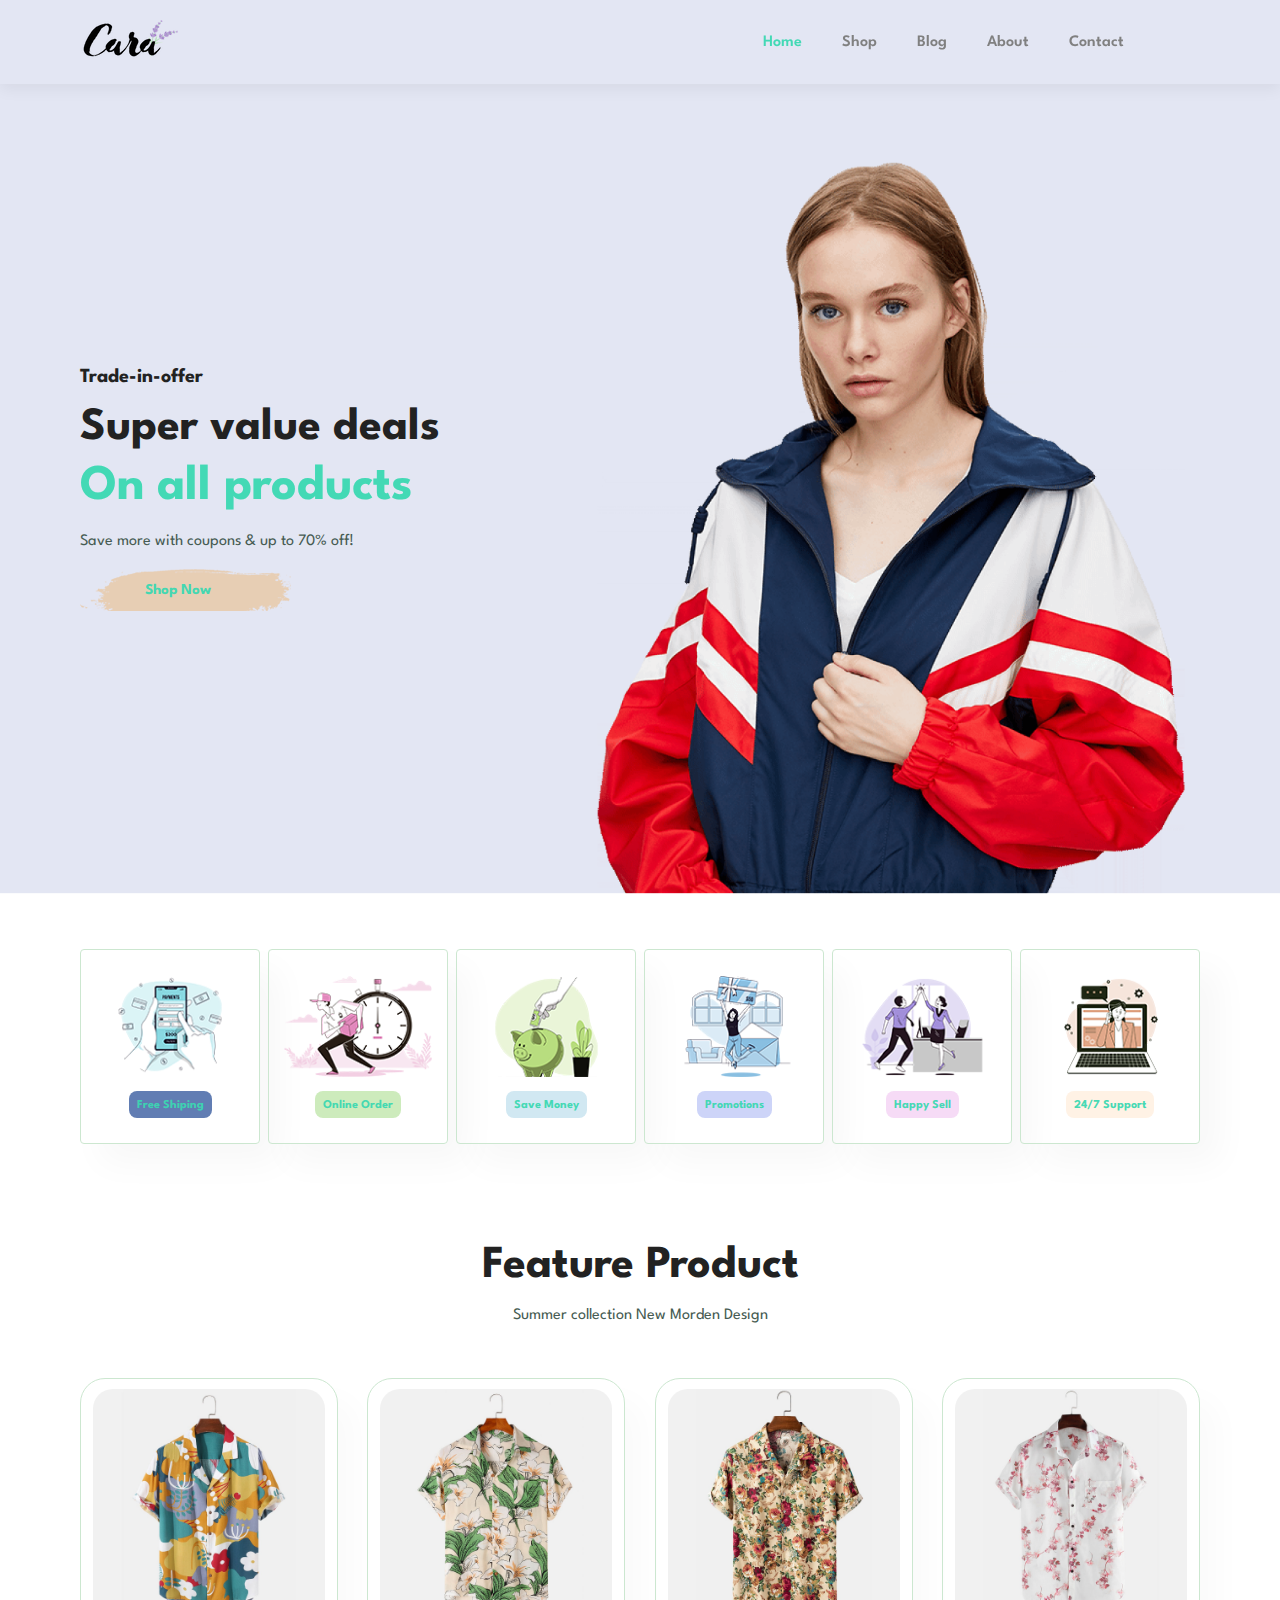
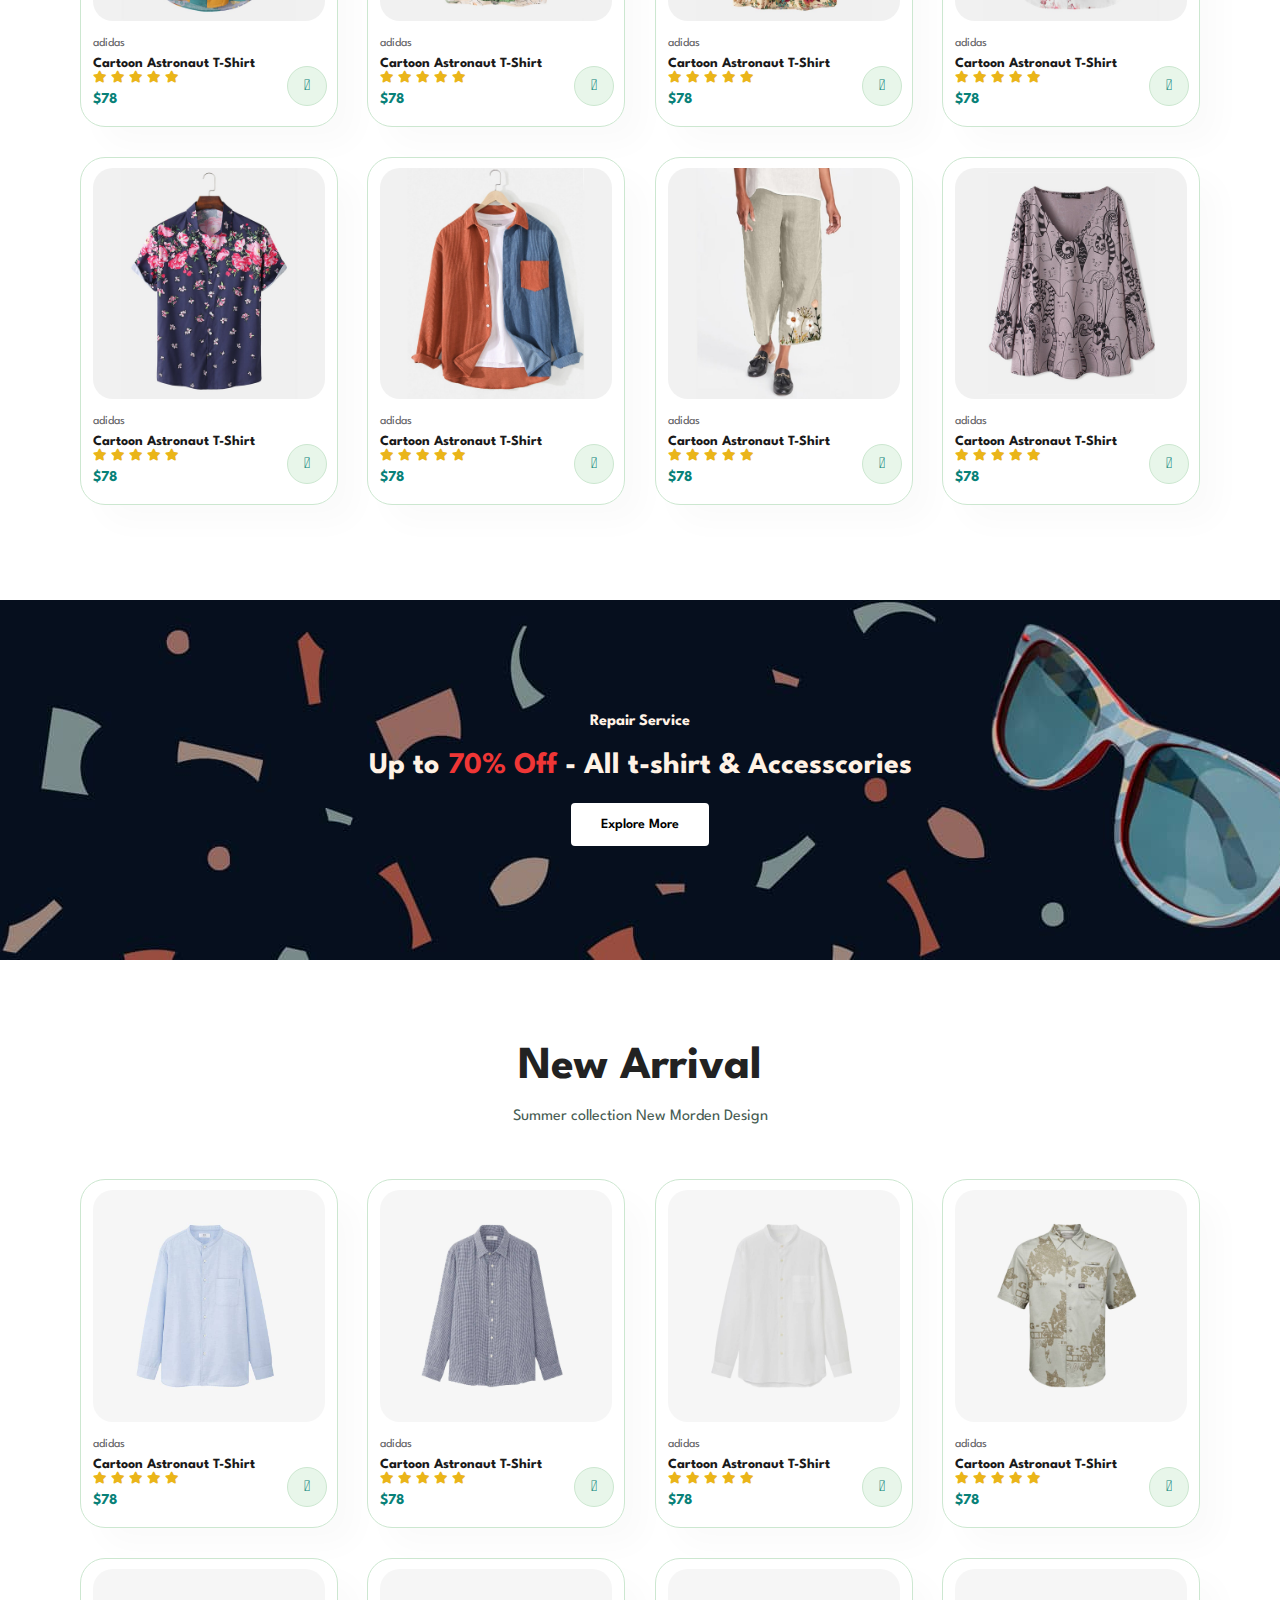
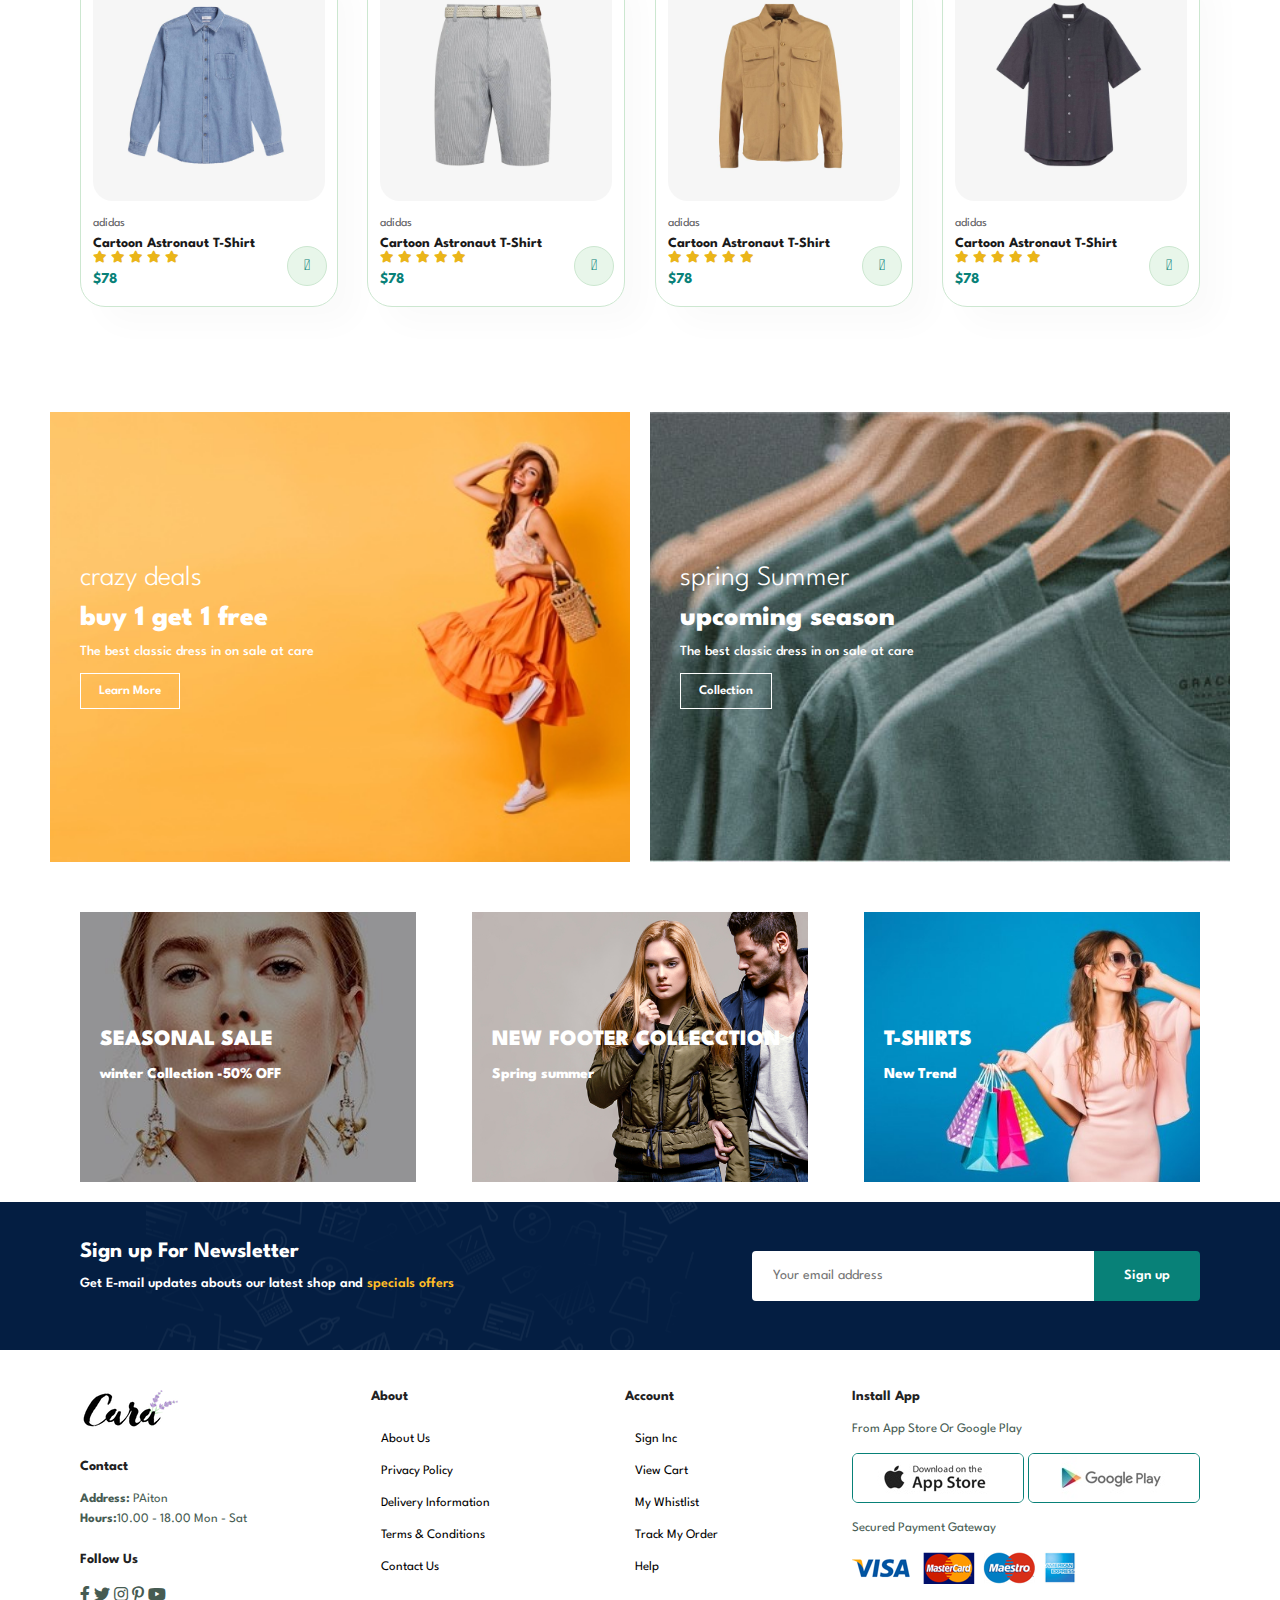
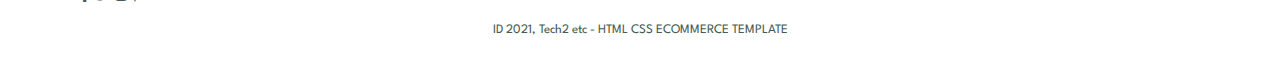
<file: index.html>
<!DOCTYPE html>
<html lang="en">

    <head>
        <meta charset="UTF-8">
        <meta http-equiv="X-UA-Compatible" content="IE=edge">
        <meta name="viewport" content="width=device-width, initial-scale=1.0">
        <title>Tech2etc Ecommerce Tutorial</title>
        <link rel="stylesheet" href="https://pro.fontawesome.com/releases/v5.10.0/css/all.css" />

        <link rel="stylesheet" href="style.css">
    </head>

    <body>
        
        <!-- Header -->
       <section id="header">
        <a href="#"><img src="img/logo.png" class="logo" alt=""></a>

        <div>
            <ul id="navbar">
                <li><a class="active" href="index.html">Home</a></li>
                <li><a href="shop.html">Shop</a></li>
                <li><a href="blog.html">Blog</a></li>
                <li><a href="about.html">About</a></li>
                <li><a href="contact.html">Contact</a></li>
                <li id="lg-bar"><a href="cart.html"><i class="far fa-shopping-bag"></i></a></li>
                <a href="#" id="close"><i class="far fa-times"></i></a>
            </ul>
        </div>
        <div id="mobile">
            <a href="cart.html"><i class="far fa-shopping-bag"></i></a>
            <i id="bar" class="fas fa-outdent"></i>
        </div>
       </section>

       <!-- Hero -->
       <section id="hero">
        <h4>Trade-in-offer</h4>
        <h2>Super value deals</h2>
        <h1>On all products</h1>
        <p>Save more with coupons & up to 70% off!</p>
        <button>Shop Now</button>
       </section>

       <!-- Feature -->
       <section id="feature" class="section-p1">
        <div class="fe-box">
            <img src="img/features/f1.png" alt="">
            <h6>Free Shiping</h6>
        </div>
        <div class="fe-box">
            <img src="img/features/f2.png" alt="">
            <h6>Online Order</h6>
        </div>
        <div class="fe-box">
            <img src="img/features/f3.png" alt="">
            <h6>Save Money</h6>
        </div>
        <div class="fe-box">
            <img src="img/features/f4.png" alt="">
            <h6>Promotions</h6>
        </div>
        <div class="fe-box">
            <img src="img/features/f5.png" alt="">
            <h6>Happy Sell</h6>
        </div>
        <div class="fe-box">
            <img src="img/features/f6.png" alt="">
            <h6>24/7 Support</h6>
        </div>
       </section>

       <!-- Product 1 -->
       <section id="product1"  class="section-p1">
        <h2>Feature Product</h2>
        <p>Summer collection New Morden Design</p>
        <div class="pro-container" onclick="window.location.href='sproduct.html';">
            <div class="pro">
                <img src="img/products/f1.jpg" alt="" srcset="">
                <div class="des">
                    <span>adidas</span>
                    <h5>Cartoon Astronaut T-Shirt</h5>
                    <div class="star">
                        <i class="fas fa-star"></i>
                        <i class="fas fa-star"></i>
                        <i class="fas fa-star"></i>
                        <i class="fas fa-star"></i>
                        <i class="fas fa-star"></i>
                    </div>
                    <h4>$78</h4>
                </div>
                <a href="#"><i class="fal fa-shopping-cart cart"></i></a>
            </div>
            <div class="pro">
                <img src="img/products/f2.jpg" alt="" srcset="">
                <div class="des">
                    <span>adidas</span>
                    <h5>Cartoon Astronaut T-Shirt</h5>
                    <div class="star">
                        <i class="fas fa-star"></i>
                        <i class="fas fa-star"></i>
                        <i class="fas fa-star"></i>
                        <i class="fas fa-star"></i>
                        <i class="fas fa-star"></i>
                    </div>
                    <h4>$78</h4>
                </div>
                <a href="#"><i class="fal fa-shopping-cart cart"></i></a>
            </div>
            <div class="pro">
                <img src="img/products/f3.jpg" alt="" srcset="">
                <div class="des">
                    <span>adidas</span>
                    <h5>Cartoon Astronaut T-Shirt</h5>
                    <div class="star">
                        <i class="fas fa-star"></i>
                        <i class="fas fa-star"></i>
                        <i class="fas fa-star"></i>
                        <i class="fas fa-star"></i>
                        <i class="fas fa-star"></i>
                    </div>
                    <h4>$78</h4>
                </div>
                <a href="#"><i class="fal fa-shopping-cart cart"></i></a>
            </div>
            <div class="pro">
                <img src="img/products/f4.jpg" alt="" srcset="">
                <div class="des">
                    <span>adidas</span>
                    <h5>Cartoon Astronaut T-Shirt</h5>
                    <div class="star">
                        <i class="fas fa-star"></i>
                        <i class="fas fa-star"></i>
                        <i class="fas fa-star"></i>
                        <i class="fas fa-star"></i>
                        <i class="fas fa-star"></i>
                    </div>
                    <h4>$78</h4>
                </div>
                <a href="#"><i class="fal fa-shopping-cart cart"></i></a>
            </div>
            <div class="pro">
                <img src="img/products/f5.jpg" alt="" srcset="">
                <div class="des">
                    <span>adidas</span>
                    <h5>Cartoon Astronaut T-Shirt</h5>
                    <div class="star">
                        <i class="fas fa-star"></i>
                        <i class="fas fa-star"></i>
                        <i class="fas fa-star"></i>
                        <i class="fas fa-star"></i>
                        <i class="fas fa-star"></i>
                    </div>
                    <h4>$78</h4>
                </div>
                <a href="#"><i class="fal fa-shopping-cart cart"></i></a>
            </div>
            <div class="pro">
                <img src="img/products/f6.jpg" alt="" srcset="">
                <div class="des">
                    <span>adidas</span>
                    <h5>Cartoon Astronaut T-Shirt</h5>
                    <div class="star">
                        <i class="fas fa-star"></i>
                        <i class="fas fa-star"></i>
                        <i class="fas fa-star"></i>
                        <i class="fas fa-star"></i>
                        <i class="fas fa-star"></i>
                    </div>
                    <h4>$78</h4>
                </div>
                <a href="#"><i class="fal fa-shopping-cart cart"></i></a>
            </div>
            <div class="pro">
                <img src="img/products/f7.jpg" alt="" srcset="">
                <div class="des">
                    <span>adidas</span>
                    <h5>Cartoon Astronaut T-Shirt</h5>
                    <div class="star">
                        <i class="fas fa-star"></i>
                        <i class="fas fa-star"></i>
                        <i class="fas fa-star"></i>
                        <i class="fas fa-star"></i>
                        <i class="fas fa-star"></i>
                    </div>
                    <h4>$78</h4>
                </div>
                <a href="#"><i class="fal fa-shopping-cart cart"></i></a>
            </div>
            <div class="pro">
                <img src="img/products/f8.jpg" alt="" srcset="">
                <div class="des">
                    <span>adidas</span>
                    <h5>Cartoon Astronaut T-Shirt</h5>
                    <div class="star">
                        <i class="fas fa-star"></i>
                        <i class="fas fa-star"></i>
                        <i class="fas fa-star"></i>
                        <i class="fas fa-star"></i>
                        <i class="fas fa-star"></i>
                    </div>
                    <h4>$78</h4>
                </div>
                <a href="#"><i class="fal fa-shopping-cart cart"></i></a>
            </div>
        </div>
       </section>

       <!-- Banner -->
       <section id="banner" class="section-m1">
        <h4>Repair Service</h4>
        <h2>Up to <span>70% Off</span> - All t-shirt & Accesscories</h2>
        <button class="normal">Explore More</button>
       </section>

       <!-- Product 2 -->
       <section id="product1"  class="section-p1">
        <h2>New Arrival</h2>
        <p>Summer collection New Morden Design</p>
        <div class="pro-container" onclick="window.location.href='sproduct.html';">
            <div class="pro">
                <img src="img/products/n1.jpg" alt="" srcset="">
                <div class="des">
                    <span>adidas</span>
                    <h5>Cartoon Astronaut T-Shirt</h5>
                    <div class="star">
                        <i class="fas fa-star"></i>
                        <i class="fas fa-star"></i>
                        <i class="fas fa-star"></i>
                        <i class="fas fa-star"></i>
                        <i class="fas fa-star"></i>
                    </div>
                    <h4>$78</h4>
                </div>
                <a href="#"><i class="fal fa-shopping-cart cart"></i></a>
            </div>
            <div class="pro">
                <img src="img/products/n2.jpg" alt="" srcset="">
                <div class="des">
                    <span>adidas</span>
                    <h5>Cartoon Astronaut T-Shirt</h5>
                    <div class="star">
                        <i class="fas fa-star"></i>
                        <i class="fas fa-star"></i>
                        <i class="fas fa-star"></i>
                        <i class="fas fa-star"></i>
                        <i class="fas fa-star"></i>
                    </div>
                    <h4>$78</h4>
                </div>
                <a href="#"><i class="fal fa-shopping-cart cart"></i></a>
            </div>
            <div class="pro">
                <img src="img/products/n3.jpg" alt="" srcset="">
                <div class="des">
                    <span>adidas</span>
                    <h5>Cartoon Astronaut T-Shirt</h5>
                    <div class="star">
                        <i class="fas fa-star"></i>
                        <i class="fas fa-star"></i>
                        <i class="fas fa-star"></i>
                        <i class="fas fa-star"></i>
                        <i class="fas fa-star"></i>
                    </div>
                    <h4>$78</h4>
                </div>
                <a href="#"><i class="fal fa-shopping-cart cart"></i></a>
            </div>
            <div class="pro">
                <img src="img/products/n4.jpg" alt="" srcset="">
                <div class="des">
                    <span>adidas</span>
                    <h5>Cartoon Astronaut T-Shirt</h5>
                    <div class="star">
                        <i class="fas fa-star"></i>
                        <i class="fas fa-star"></i>
                        <i class="fas fa-star"></i>
                        <i class="fas fa-star"></i>
                        <i class="fas fa-star"></i>
                    </div>
                    <h4>$78</h4>
                </div>
                <a href="#"><i class="fal fa-shopping-cart cart"></i></a>
            </div>
            <div class="pro">
                <img src="img/products/n5.jpg" alt="" srcset="">
                <div class="des">
                    <span>adidas</span>
                    <h5>Cartoon Astronaut T-Shirt</h5>
                    <div class="star">
                        <i class="fas fa-star"></i>
                        <i class="fas fa-star"></i>
                        <i class="fas fa-star"></i>
                        <i class="fas fa-star"></i>
                        <i class="fas fa-star"></i>
                    </div>
                    <h4>$78</h4>
                </div>
                <a href="#"><i class="fal fa-shopping-cart cart"></i></a>
            </div>
            <div class="pro">
                <img src="img/products/n6.jpg" alt="" srcset="">
                <div class="des">
                    <span>adidas</span>
                    <h5>Cartoon Astronaut T-Shirt</h5>
                    <div class="star">
                        <i class="fas fa-star"></i>
                        <i class="fas fa-star"></i>
                        <i class="fas fa-star"></i>
                        <i class="fas fa-star"></i>
                        <i class="fas fa-star"></i>
                    </div>
                    <h4>$78</h4>
                </div>
                <a href="#"><i class="fal fa-shopping-cart cart"></i></a>
            </div>
            <div class="pro">
                <img src="img/products/n7.jpg" alt="" srcset="">
                <div class="des">
                    <span>adidas</span>
                    <h5>Cartoon Astronaut T-Shirt</h5>
                    <div class="star">
                        <i class="fas fa-star"></i>
                        <i class="fas fa-star"></i>
                        <i class="fas fa-star"></i>
                        <i class="fas fa-star"></i>
                        <i class="fas fa-star"></i>
                    </div>
                    <h4>$78</h4>
                </div>
                <a href="#"><i class="fal fa-shopping-cart cart"></i></a>
            </div>
            <div class="pro">
                <img src="img/products/n8.jpg" alt="" srcset="">
                <div class="des">
                    <span>adidas</span>
                    <h5>Cartoon Astronaut T-Shirt</h5>
                    <div class="star">
                        <i class="fas fa-star"></i>
                        <i class="fas fa-star"></i>
                        <i class="fas fa-star"></i>
                        <i class="fas fa-star"></i>
                        <i class="fas fa-star"></i>
                    </div>
                    <h4>$78</h4>
                </div>
                <a href="#"><i class="fal fa-shopping-cart cart"></i></a>
            </div>
        </div>
       </section>

       <!-- Banner -->
       <section id="sm-banner" class="section-p1">
        <div class="banner-box">
            <h4> crazy deals</h4>
            <h2>buy 1 get 1 free</h2>
            <span>The best classic dress in on sale at care</span>
            <button class="white">Learn More</button>
        </div>
        <div class="banner-box banner-box2">
            <h4>spring Summer</h4>
            <h2>upcoming season</h2>
            <span>The best classic dress in on sale at care</span>
            <button class="white">Collection</button>
        </div>
       </section>

       <!-- Banner2 -->
       <section id="banner3">
        <div class="banner-box">           
            <h2>SEASONAL SALE</h2>
            <h3>winter Collection -50% OFF</h3>           
        </div>
        <div class="banner-box banner-box2">           
            <h2>NEW FOOTER COLLECCTION</h2>
            <h3>Spring summer</h3>           
        </div>
        <div class="banner-box banner-box3">           
            <h2>T-SHIRTS</h2>
            <h3>New Trend</h3>           
        </div>
       </section>

       <!-- Newsletter -->
       <section id="newsletter" class="section-p1"section-m1>
        <div class="newstext">
            <h4>Sign up For Newsletter</h4>
            <p>Get E-mail updates abouts our latest shop and <span>specials offers</span> </p>
        </div>
        <div class="form">
            <input type="text" placeholder="Your email address">
            <button class="normal">Sign up</button>
        </div>
       </section>

       <!-- Footer -->
       <footer class="section-p1">
        <div class="col">
            <img class="logo" src="img/logo.png" alt="" srcset="">
            <h4>Contact</h4>
            <p> <strong>Address:</strong> PAiton </p>
            <p><strong>Hours:</strong>10.00 - 18.00 Mon - Sat</p>
            <div class="follow">
                <h4>Follow Us</h4>
                <div class="icon">
                    <i class="fab fa-facebook-f"></i>
                    <i class="fab fa-twitter"></i>
                    <i class="fab fa-instagram"></i>
                    <i class="fab fa-pinterest-p"></i>
                    <i class="fab fa-youtube"></i>
                </div>
            </div>
        </div>

        <div class="col">
            <h4>About</h4>
            <a href="#">About Us</a>
            <a href="#">Privacy Policy</a>
            <a href="#">Delivery Information</a>
            <a href="#">Terms & Conditions</a>
            <a href="#">Contact Us</a>
        </div>

        <div class="col">
            <h4>Account</h4>
            <a href="#">Sign Inc</a>
            <a href="#">View Cart</a>
            <a href="#">My Whistlist</a>
            <a href="#">Track My Order</a>
            <a href="#">Help</a>
        </div>

        <div class="col install">
            <h4>Install App</h4>
            <p>From App Store Or Google Play</p>
            <div class="row">
                <img src="img/pay/app.jpg" alt="">
                <img src="img/pay/play.jpg" alt="">
            </div>
            <p>Secured Payment Gateway</p>
            <img src="img/pay/pay.png" alt="">
        </div>

        <div class="copyright">
            <p>ID 2021, Tech2 etc - HTML CSS ECOMMERCE TEMPLATE</p>
        </div>
       </footer>


        <script src="script.js"></script>
    </body>

</html>
</file>
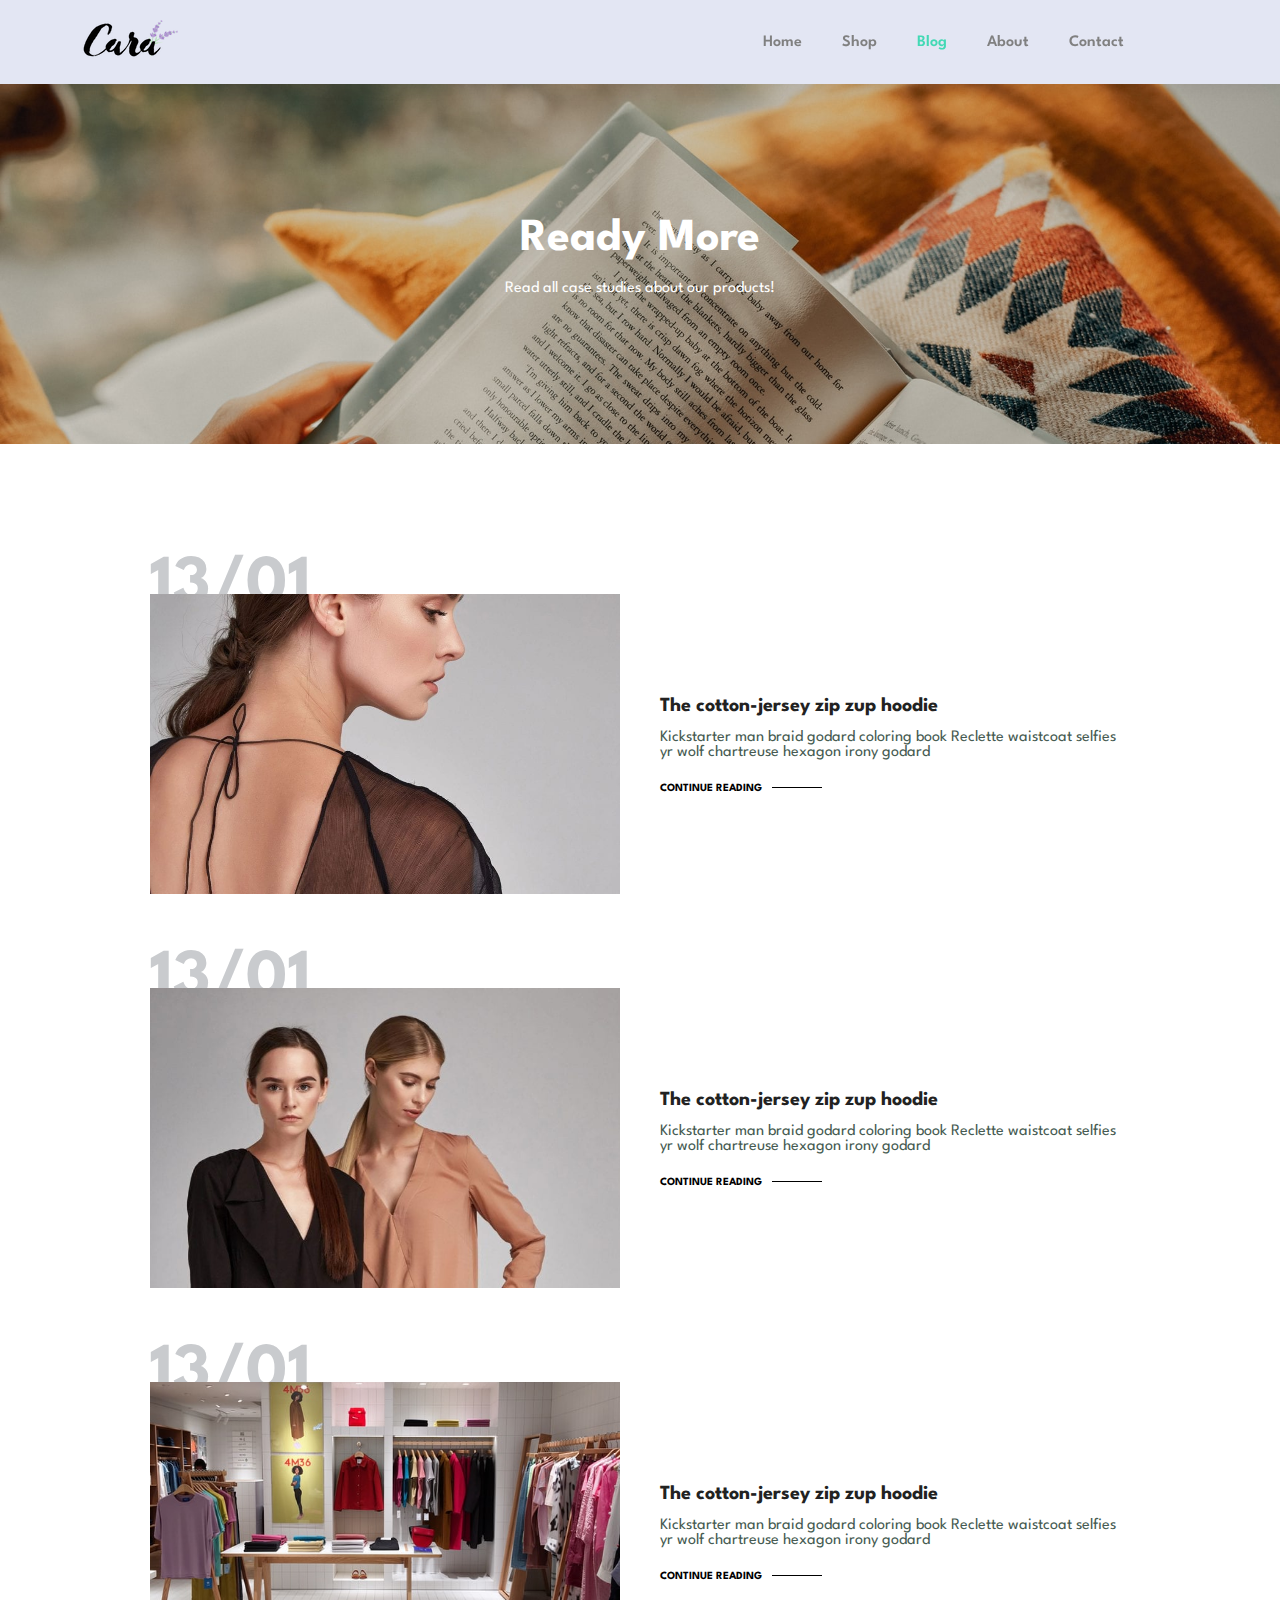
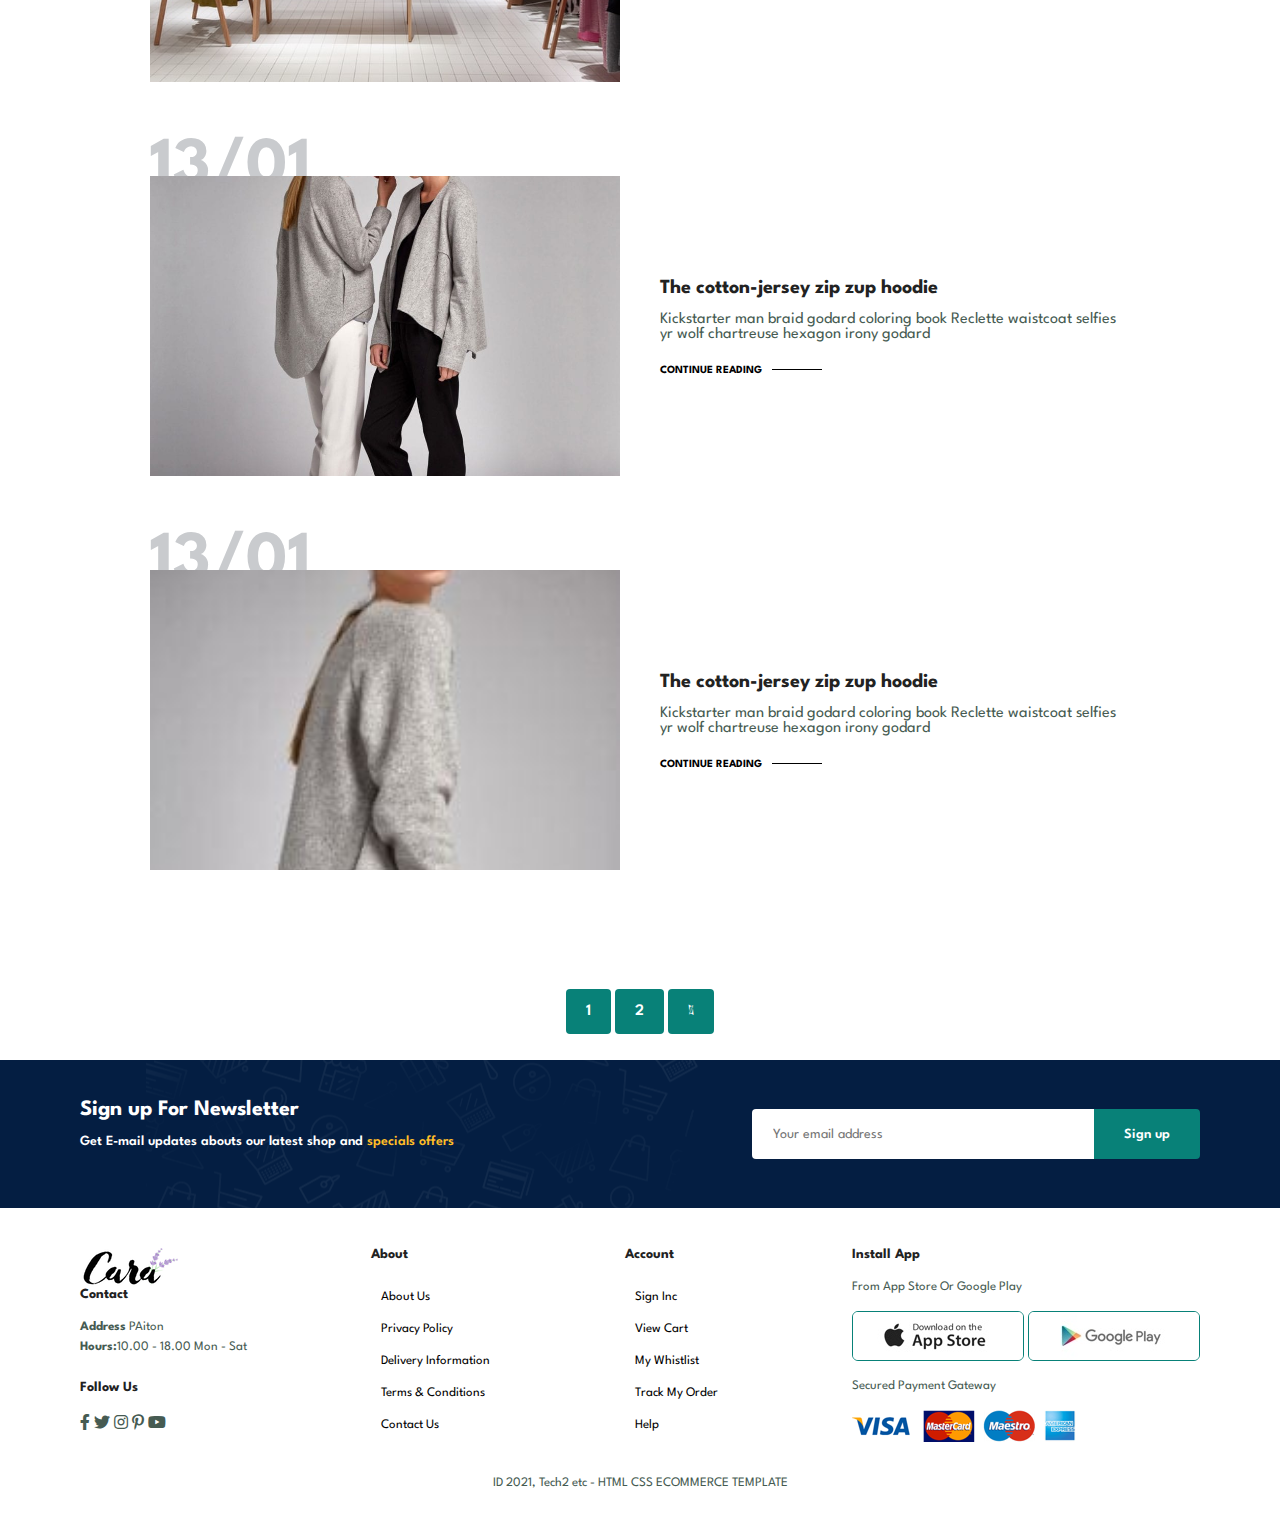
<file: blog.html>
<!DOCTYPE html>
<html lang="en">

    <head>
        <meta charset="UTF-8">
        <meta http-equiv="X-UA-Compatible" content="IE=edge">
        <meta name="viewport" content="width=device-width, initial-scale=1.0">
        <title>Tech2etc Ecommerce Tutorial</title>
        <link rel="stylesheet" href="https://pro.fontawesome.com/releases/v5.10.0/css/all.css" />

        <link rel="stylesheet" href="style.css">
    </head>

    <body>

               <!-- Header -->
       <section id="header">
        <a href="#"><img src="img/logo.png" class="logo" alt=""></a>

        <div>
            <ul id="navbar">
                <li><a href="index.html">Home</a></li>
                <li><a href="shop.html">Shop</a></li>
                <li><a class="active" href="blog.html">Blog</a></li>
                <li><a href="about.html">About</a></li>
                <li><a href="contact.html">Contact</a></li>
                <li><a href="cart.html"><i class="far fa-shopping-bag"></i></a></li>
            </ul>
        </div>
       </section>

       <!-- page-->
       <section id="page-header" class="blog-header">
       
        <h2>Ready More</h2>
        
        <p>Read all case studies about our products! </p>
        
       </section>

       <!-- blog -->
       <section id="blog">
        <div class="blog-box">
            <div class="blog-img">
                <img src="img/blog/b1.jpg" alt="">
            </div>
            <div class="blog-details">
                <h4>The cotton-jersey zip zup hoodie</h4>
                <p>Kickstarter man braid godard coloring book Reclette waistcoat selfies yr wolf chartreuse hexagon irony godard</p>
                <a href="#">CONTINUE READING</a>
            </div>
            <h1>13/01</h1>
        </div>
        <div class="blog-box">
            <div class="blog-img">
                <img src="img/blog/b2.jpg" alt="">
            </div>
            <div class="blog-details">
                <h4>The cotton-jersey zip zup hoodie</h4>
                <p>Kickstarter man braid godard coloring book Reclette waistcoat selfies yr wolf chartreuse hexagon irony godard</p>
                <a href="#">CONTINUE READING</a>
            </div>
            <h1>13/01</h1>
        </div>
        <div class="blog-box">
            <div class="blog-img">
                <img src="img/blog/b3.jpg" alt="">
            </div>
            <div class="blog-details">
                <h4>The cotton-jersey zip zup hoodie</h4>
                <p>Kickstarter man braid godard coloring book Reclette waistcoat selfies yr wolf chartreuse hexagon irony godard</p>
                <a href="#">CONTINUE READING</a>
            </div>
            <h1>13/01</h1>
        </div>
        <div class="blog-box">
            <div class="blog-img">
                <img src="img/blog/b4.jpg" alt="">
            </div>
            <div class="blog-details">
                <h4>The cotton-jersey zip zup hoodie</h4>
                <p>Kickstarter man braid godard coloring book Reclette waistcoat selfies yr wolf chartreuse hexagon irony godard</p>
                <a href="#">CONTINUE READING</a>
            </div>
            <h1>13/01</h1>
        </div>
        <div class="blog-box">
            <div class="blog-img">
                <img src="img/blog/b5.jpg" alt="">
            </div>
            <div class="blog-details">
                <h4>The cotton-jersey zip zup hoodie</h4>
                <p>Kickstarter man braid godard coloring book Reclette waistcoat selfies yr wolf chartreuse hexagon irony godard</p>
                <a href="#">CONTINUE READING</a>
            </div>
            <h1>13/01</h1>
        </div>
       </section>
       
       <!-- Pagination -->
       <section id="pagination" class="section-p1">
        <a href="#">1</a>
        <a href="#">2</a>
        <a href="#"><i class="fal fa-long-arrow-alt-right"></i></a>
       </section>


       <!-- Newsletter -->
       <section id="newsletter" class="section-p1"section-m1>
        <div class="newstext">
            <h4>Sign up For Newsletter</h4>
            <p>Get E-mail updates abouts our latest shop and <span>specials offers</span> </p>
        </div>
        <div class="form">
            <input type="text" placeholder="Your email address">
            <button class="normal">Sign up</button>
        </div>
       </section>

       <!-- Footer -->
       <footer class="section-p1">
        <div class="col">
            <img src="img/logo.png" alt="" srcset="">
            <h4>Contact</h4>
            <p> <strong>Address</strong> PAiton </p>
            <p><strong>Hours:</strong>10.00 - 18.00 Mon - Sat</p>
            <div class="follow">
                <h4>Follow Us</h4>
                <div class="icon">
                    <i class="fab fa-facebook-f"></i>
                    <i class="fab fa-twitter"></i>
                    <i class="fab fa-instagram"></i>
                    <i class="fab fa-pinterest-p"></i>
                    <i class="fab fa-youtube"></i>
                </div>
            </div>
        </div>

        <div class="col">
            <h4>About</h4>
            <a href="#">About Us</a>
            <a href="#">Privacy Policy</a>
            <a href="#">Delivery Information</a>
            <a href="#">Terms & Conditions</a>
            <a href="#">Contact Us</a>
        </div>

        <div class="col">
            <h4>Account</h4>
            <a href="#">Sign Inc</a>
            <a href="#">View Cart</a>
            <a href="#">My Whistlist</a>
            <a href="#">Track My Order</a>
            <a href="#">Help</a>
        </div>

        <div class="col install">
            <h4>Install App</h4>
            <p>From App Store Or Google Play</p>
            <div class="row">
                <img src="img/pay/app.jpg" alt="">
                <img src="img/pay/play.jpg" alt="">
            </div>
            <p>Secured Payment Gateway</p>
            <img src="img/pay/pay.png" alt="">
        </div>

        <div class="copyright">
            <p>ID 2021, Tech2 etc - HTML CSS ECOMMERCE TEMPLATE</p>
        </div>
       </footer>

        <script src="script.js"></script>
    </body>

</html>

        <script src="script.js"></script>
    </body>

</html>
</file>
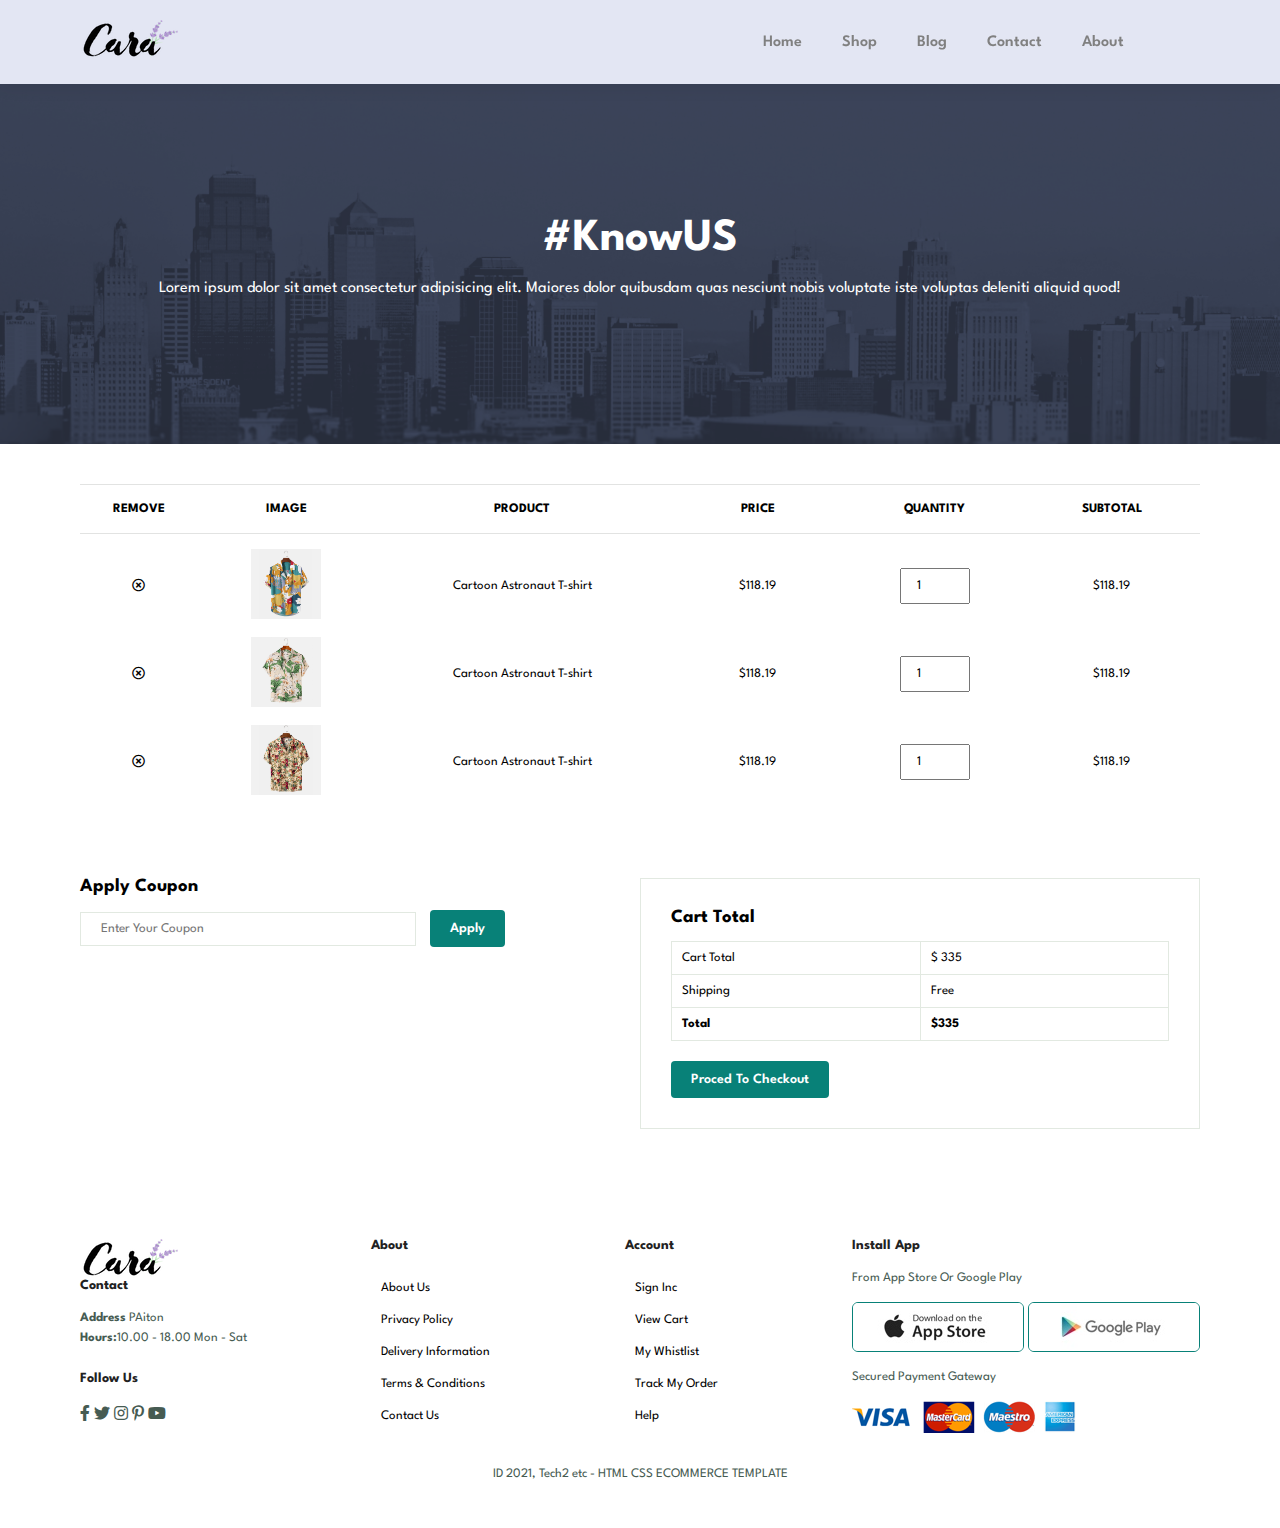
<file: cart.html>
<!DOCTYPE html>
<html lang="en">

    <head>
        <meta charset="UTF-8">
        <meta http-equiv="X-UA-Compatible" content="IE=edge">
        <meta name="viewport" content="width=device-width, initial-scale=1.0">
        <title>Tech2etc Ecommerce Tutorial</title>
        <link rel="stylesheet" href="https://pro.fontawesome.com/releases/v5.10.0/css/all.css" />

        <link rel="stylesheet" href="style.css">
    </head>

    <body>

        
               <!-- Header -->
       <section id="header">
        <a href="#"><img src="img/logo.png" class="logo" alt=""></a>

        <div>
            <ul id="navbar">
                <li><a href="index.html">Home</a></li>
                <li><a href="shop.html">Shop</a></li>
                <li><a href="blog.html">Blog</a></li>
                <li><a href="contact.html">Contact</a></li>
                <li><a href="about.html">About</a></li>
                <li id="lg-bag"><a class="active" href="cart.html"><i class="far fa-shopping-bag"></i></a></li>
            </ul>
        </div>
       </section>

       <!-- page-->
       <section id="page-header" class="about-header">
       
        <h2>#KnowUS</h2>
        
        <p>Lorem ipsum dolor sit amet consectetur adipisicing elit. Maiores dolor quibusdam quas nesciunt nobis voluptate iste voluptas deleniti aliquid quod! </p>
        
       </section>

       <!-- Cart -->
       <section id="cart" class="section-p1">
        <table width="100%">
            <thead>
                <tr>
                    <td>Remove</td>
                    <td>Image</td>
                    <td>Product</td>
                    <td>Price</td>
                    <td>Quantity</td>
                    <td>Subtotal</td>
                </tr>
            </thead>
            <tbody>
                <tr>
                    <td><a href="#"></a><i class="far fa-times-circle"></i></td>
                    <td><img src="img/products/f1.jpg" alt=""></td>
                    <td>Cartoon Astronaut T-shirt</td>
                    <td>$118.19</td>
                    <td><input type="number" value="1"></td>
                    <td>$118.19</td>
                </tr>
                <tr>
                    <td><a href="#"></a><i class="far fa-times-circle"></i></td>
                    <td><img src="img/products/f2.jpg" alt=""></td>
                    <td>Cartoon Astronaut T-shirt</td>
                    <td>$118.19</td>
                    <td><input type="number" value="1"></td>
                    <td>$118.19</td>
                </tr>
                <tr>
                    <td><a href="#"></a><i class="far fa-times-circle"></i></td>
                    <td><img src="img/products/f3.jpg" alt=""></td>
                    <td>Cartoon Astronaut T-shirt</td>
                    <td>$118.19</td>
                    <td><input type="number" value="1"></td>
                    <td>$118.19</td>
                </tr>
            </tbody>
        </table>
       </section>

       <section id="cart-add" class="section-p1">
        <div id="coupon">
            <h3>Apply Coupon</h3>
            <div>
                <input type="text" placeholder="Enter Your Coupon">
                <button class="normal">Apply</button>

            </div>
        </div>

        <div id="subtotal">
            <h3>Cart Total</h3>
            <table>
                <tr>
                    <td>Cart Total</td>
                    <td>$ 335</td>
                </tr>
                <tr>
                    <td>Shipping</td>
                    <td>Free</td>
                </tr>
                <tr>
                    <td><strong>Total</strong></td>
                    <td><strong>$335</strong></td>
                </tr>
            </table>
            <button class="normal">Proced To Checkout</button>
        </div>
       </section>

       <!-- Footer -->
       <footer class="section-p1">
        <div class="col">
            <img src="img/logo.png" alt="" srcset="">
            <h4>Contact</h4>
            <p> <strong>Address</strong> PAiton </p>
            <p><strong>Hours:</strong>10.00 - 18.00 Mon - Sat</p>
            <div class="follow">
                <h4>Follow Us</h4>
                <div class="icon">
                    <i class="fab fa-facebook-f"></i>
                    <i class="fab fa-twitter"></i>
                    <i class="fab fa-instagram"></i>
                    <i class="fab fa-pinterest-p"></i>
                    <i class="fab fa-youtube"></i>
                </div>
            </div>
        </div>

        <div class="col">
            <h4>About</h4>
            <a href="#">About Us</a>
            <a href="#">Privacy Policy</a>
            <a href="#">Delivery Information</a>
            <a href="#">Terms & Conditions</a>
            <a href="#">Contact Us</a>
        </div>

        <div class="col">
            <h4>Account</h4>
            <a href="#">Sign Inc</a>
            <a href="#">View Cart</a>
            <a href="#">My Whistlist</a>
            <a href="#">Track My Order</a>
            <a href="#">Help</a>
        </div>

        <div class="col install">
            <h4>Install App</h4>
            <p>From App Store Or Google Play</p>
            <div class="row">
                <img src="img/pay/app.jpg" alt="">
                <img src="img/pay/play.jpg" alt="">
            </div>
            <p>Secured Payment Gateway</p>
            <img src="img/pay/pay.png" alt="">
        </div>

        <div class="copyright">
            <p>ID 2021, Tech2 etc - HTML CSS ECOMMERCE TEMPLATE</p>
        </div>
       </footer>

        <script src="script.js"></script>
    </body>

</html>

        <script src="script.js"></script>

    </body>

</html>
</file>
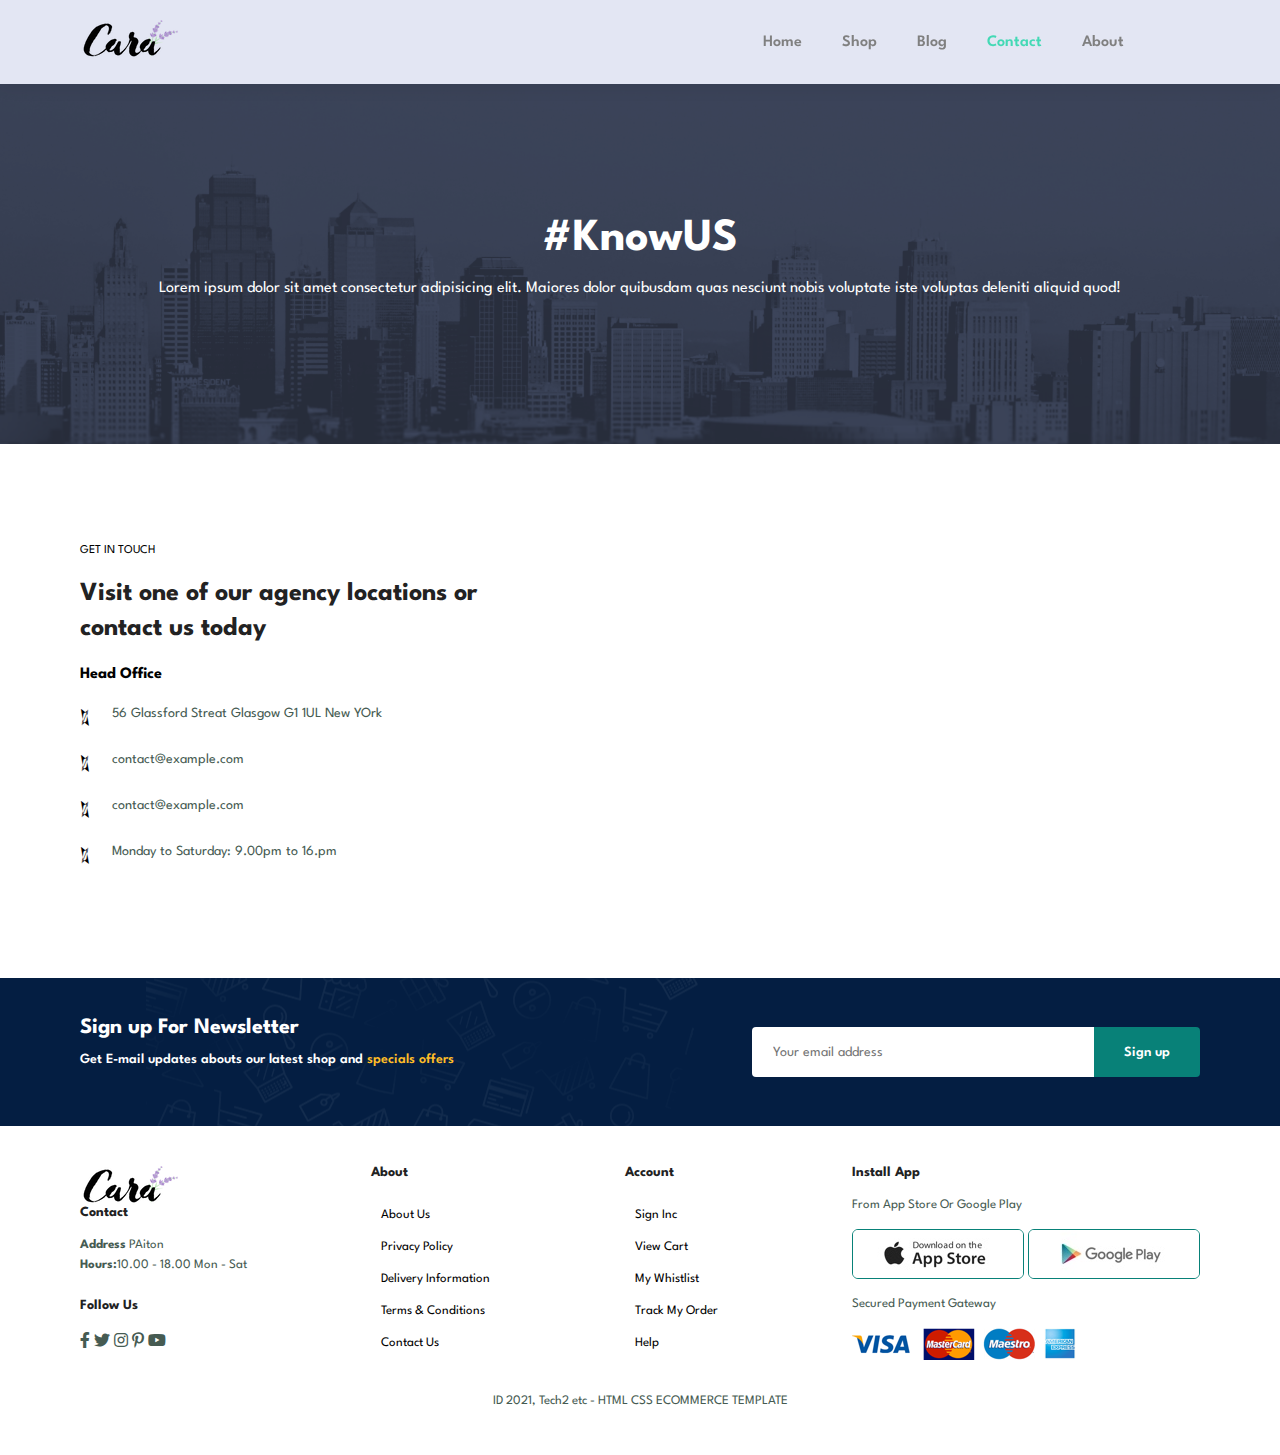
<file: contact.html>
<!DOCTYPE html>
<html lang="en">

    <head>
        <meta charset="UTF-8">
        <meta http-equiv="X-UA-Compatible" content="IE=edge">
        <meta name="viewport" content="width=device-width, initial-scale=1.0">
        <title>Document</title>

        <link rel="stylesheet" href="https://pro.fontawesome.com/releases/v5.10.0/css/all.css" />

        <link rel="stylesheet" href="style.css">
    </head>

    <body>

        <!DOCTYPE html>
<html lang="en">

    <head>
        <meta charset="UTF-8">
        <meta http-equiv="X-UA-Compatible" content="IE=edge">
        <meta name="viewport" content="width=device-width, initial-scale=1.0">
        <title>Tech2etc Ecommerce Tutorial</title>
        <link rel="stylesheet" href="https://pro.fontawesome.com/releases/v5.10.0/css/all.css" />

        <link rel="stylesheet" href="style.css">
    </head>

    <body>

        
               <!-- Header -->
       <section id="header">
        <a href="#"><img src="img/logo.png" class="logo" alt=""></a>

        <div>
            <ul id="navbar">
                <li><a href="index.html">Home</a></li>
                <li><a href="shop.html">Shop</a></li>
                <li><a href="blog.html">Blog</a></li>
                <li><a class="active" href="contact.html">Contact</a></li>
                <li><a href="about.html">About</a></li>
                <li><a href="cart.html"><i class="far fa-shopping-bag"></i></a></li>
            </ul>
        </div>
       </section>

       <!-- page-->
       <section id="page-header" class="about-header">
       
        <h2>#KnowUS</h2>
        
        <p>Lorem ipsum dolor sit amet consectetur adipisicing elit. Maiores dolor quibusdam quas nesciunt nobis voluptate iste voluptas deleniti aliquid quod! </p>
        
       </section>

       <section id="contact-details" class="section-p1">
        <div class="details">
            <span>GET IN TOUCH</span>
            <h2>Visit one of our agency locations or contact us today</h2>
            <h3>Head Office</h3>
            <div>
                <li>
                    <i class="fal fa-map"></i>
                    <p>56 Glassford Streat Glasgow G1 1UL New YOrk</p>
                </li>
                <li>
                    <i class="fal fa-envelope"></i>
                    <p>contact@example.com</p>
                </li>
                <li>
                    <i class="fal fa-phone-alt"></i>
                    <p>contact@example.com</p>
                </li>
                <li>
                    <i class="fal fa-clock"></i>
                    <p>Monday to Saturday: 9.00pm to 16.pm</p>
                </li>
            </div>
        </div>
        <!-- Map -->
        <div class="map">
            <iframe src="https://www.google.com/maps/embed?pb=!1m18!1m12!1m3!1d247.07392487645197!2d113.50870680995287!3d-7.770431596771481!2m3!1f0!2f0!3f0!3m2!1i1024!2i768!4f13.1!3m3!1m2!1s0x2dd70389e8b5185b%3A0x7d0a2ae3bfb2ed9a!2sRatunya%20bebek%20Frozen%20food!5e0!3m2!1sid!2sid!4v1680928249026!5m2!1sid!2sid" width="600" height="450" style="border:0;" allowfullscreen="" loading="lazy" referrerpolicy="no-referrer-when-downgrade"></iframe>
        </div>
       </section>
       
       <!-- Newsletter -->
       <section id="newsletter" class="section-p1"section-m1>
        <div class="newstext">
            <h4>Sign up For Newsletter</h4>
            <p>Get E-mail updates abouts our latest shop and <span>specials offers</span> </p>
        </div>
        <div class="form">
            <input type="text" placeholder="Your email address">
            <button class="normal">Sign up</button>
        </div>
       </section>


       <!-- Footer -->
       <footer class="section-p1">
        <div class="col">
            <img src="img/logo.png" alt="" srcset="">
            <h4>Contact</h4>
            <p> <strong>Address</strong> PAiton </p>
            <p><strong>Hours:</strong>10.00 - 18.00 Mon - Sat</p>
            <div class="follow">
                <h4>Follow Us</h4>
                <div class="icon">
                    <i class="fab fa-facebook-f"></i>
                    <i class="fab fa-twitter"></i>
                    <i class="fab fa-instagram"></i>
                    <i class="fab fa-pinterest-p"></i>
                    <i class="fab fa-youtube"></i>
                </div>
            </div>
        </div>

        <div class="col">
            <h4>About</h4>
            <a href="#">About Us</a>
            <a href="#">Privacy Policy</a>
            <a href="#">Delivery Information</a>
            <a href="#">Terms & Conditions</a>
            <a href="#">Contact Us</a>
        </div>

        <div class="col">
            <h4>Account</h4>
            <a href="#">Sign Inc</a>
            <a href="#">View Cart</a>
            <a href="#">My Whistlist</a>
            <a href="#">Track My Order</a>
            <a href="#">Help</a>
        </div>

        <div class="col install">
            <h4>Install App</h4>
            <p>From App Store Or Google Play</p>
            <div class="row">
                <img src="img/pay/app.jpg" alt="">
                <img src="img/pay/play.jpg" alt="">
            </div>
            <p>Secured Payment Gateway</p>
            <img src="img/pay/pay.png" alt="">
        </div>

        <div class="copyright">
            <p>ID 2021, Tech2 etc - HTML CSS ECOMMERCE TEMPLATE</p>
        </div>
       </footer>

        <script src="script.js"></script>
    </body>

</html>

        <script src="script.js"></script>

    </body>

</html>
</file>
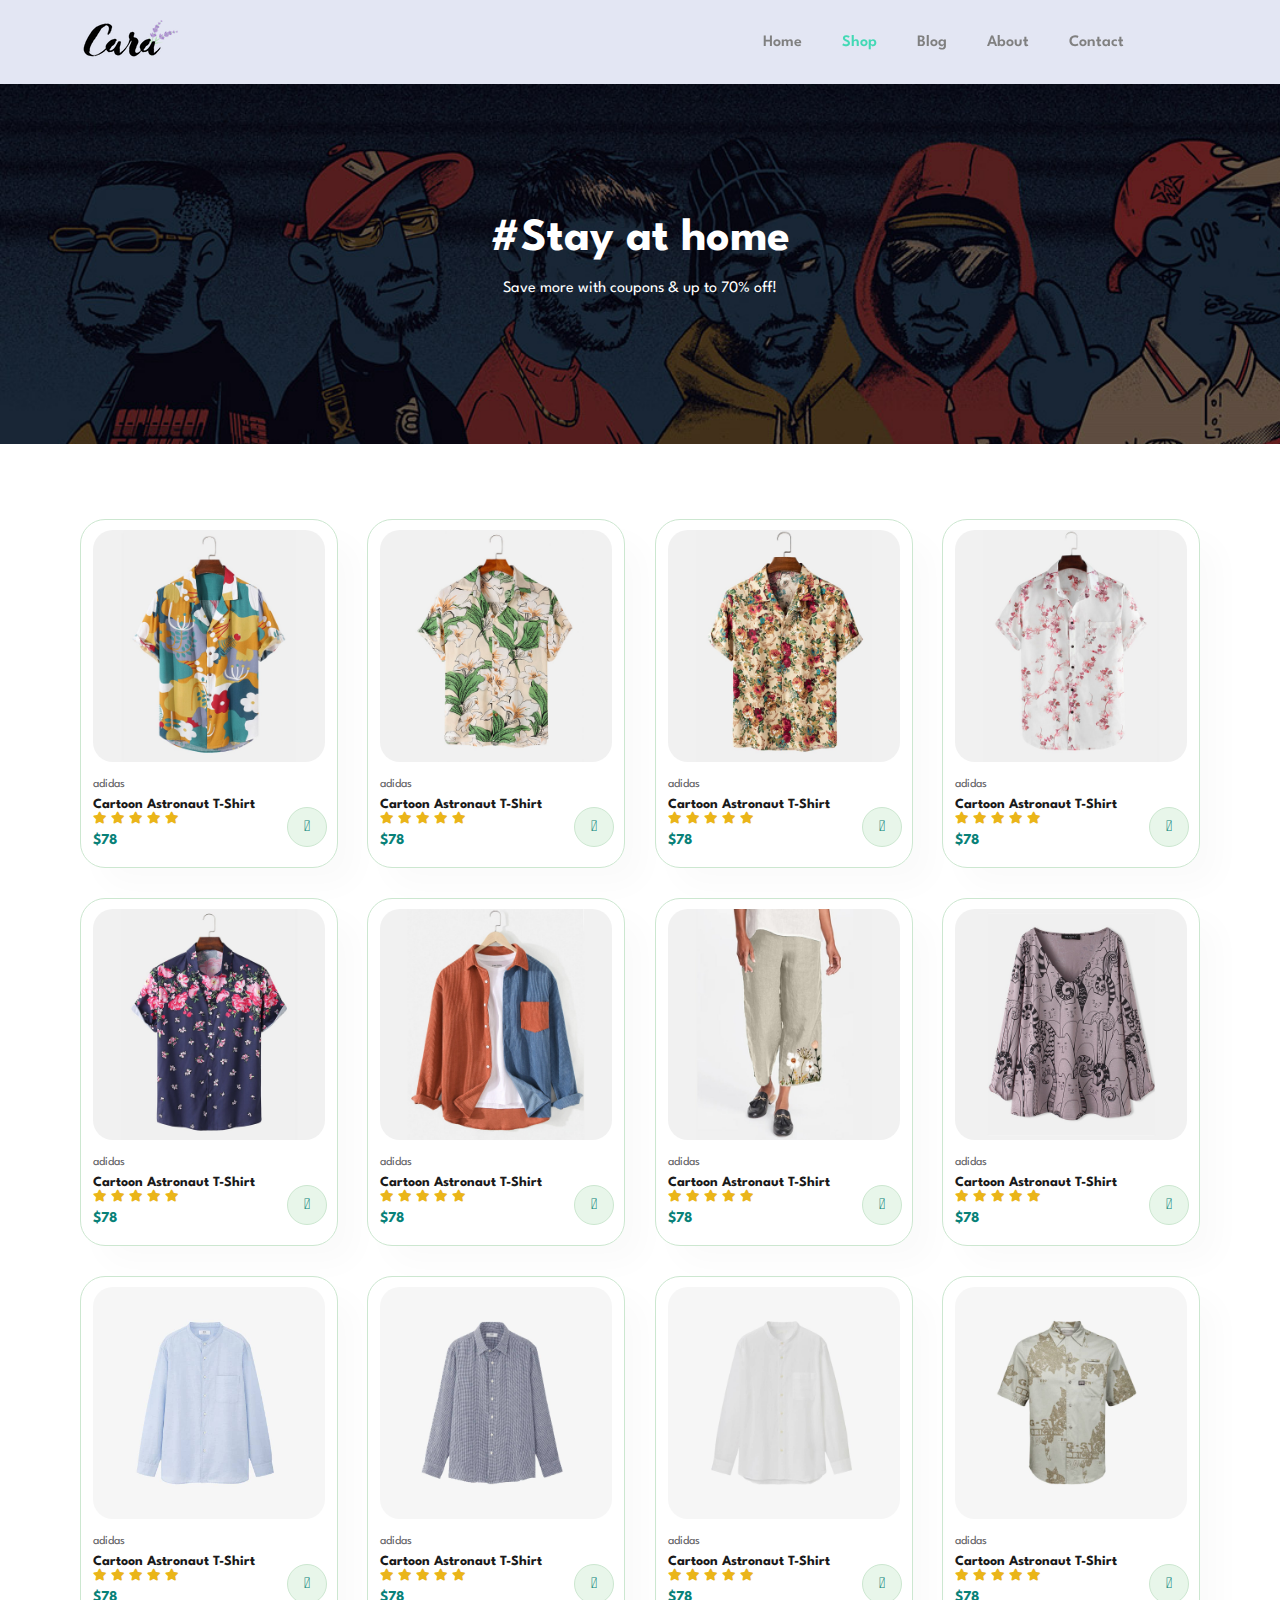
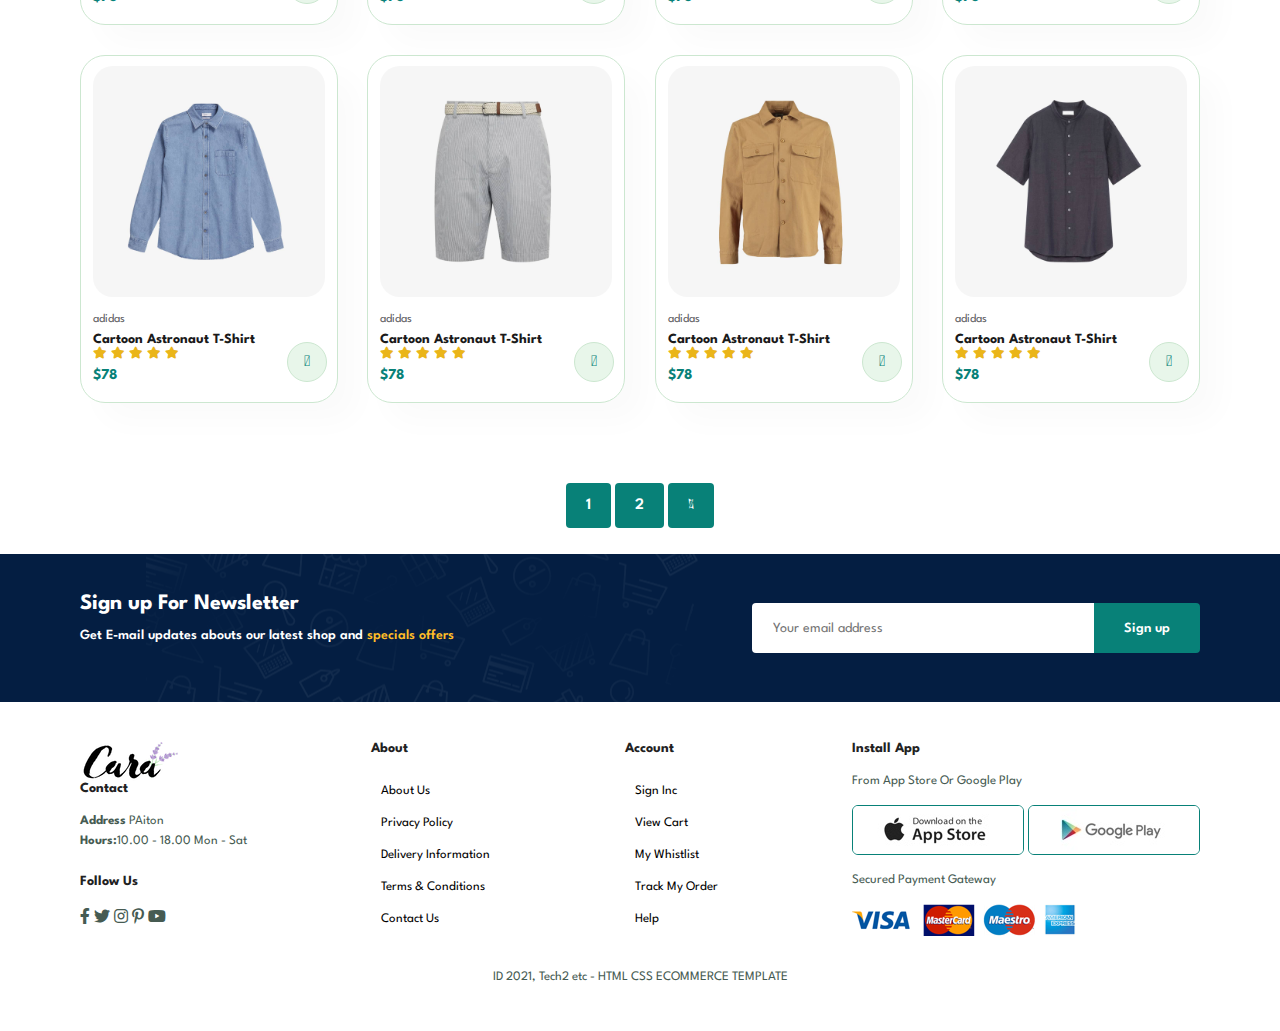
<file: shop.html>
<!DOCTYPE html>
<html lang="en">

    <head>
        <meta charset="UTF-8">
        <meta http-equiv="X-UA-Compatible" content="IE=edge">
        <meta name="viewport" content="width=device-width, initial-scale=1.0">
        <title>Tech2etc Ecommerce Tutorial</title>
        <link rel="stylesheet" href="https://pro.fontawesome.com/releases/v5.10.0/css/all.css" />

        <link rel="stylesheet" href="style.css">
    </head>

    <body>

               <!-- Header -->
       <section id="header">
        <a href="#"><img src="img/logo.png" class="logo" alt=""></a>

        <div>
            <ul id="navbar">
                <li><a href="index.html">Home</a></li>
                <li><a  class="active" href="shop.html">Shop</a></li>
                <li><a href="blog.html">Blog</a></li>
                <li><a href="about.html">About</a></li>
                <li><a href="contact.html">Contact</a></li>
                <li><a href="cart.html"><i class="far fa-shopping-bag"></i></a></li>
            </ul>
        </div>
       </section>

       <!-- page-->
       <section id="page-header">
       
        <h2>#Stay at home</h2>
        
        <p>Save more with coupons & up to 70% off!</p>
        
       </section>

       
       <!-- Product 1 -->
       <section id="product1"  class="section-p1">
        <div class="pro-container" onclick="window.location.href='sproduct.html';">
            <div class="pro">
                <img src="img/products/f1.jpg" alt="" srcset="">
                <div class="des">
                    <span>adidas</span>
                    <h5>Cartoon Astronaut T-Shirt</h5>
                    <div class="star">
                        <i class="fas fa-star"></i>
                        <i class="fas fa-star"></i>
                        <i class="fas fa-star"></i>
                        <i class="fas fa-star"></i>
                        <i class="fas fa-star"></i>
                    </div>
                    <h4>$78</h4>
                </div>
                <a href="#"><i class="fal fa-shopping-cart cart"></i></a>
            </div>
            <div class="pro">
                <img src="img/products/f2.jpg" alt="" srcset="">
                <div class="des">
                    <span>adidas</span>
                    <h5>Cartoon Astronaut T-Shirt</h5>
                    <div class="star">
                        <i class="fas fa-star"></i>
                        <i class="fas fa-star"></i>
                        <i class="fas fa-star"></i>
                        <i class="fas fa-star"></i>
                        <i class="fas fa-star"></i>
                    </div>
                    <h4>$78</h4>
                </div>
                <a href="#"><i class="fal fa-shopping-cart cart"></i></a>
            </div>
            <div class="pro">
                <img src="img/products/f3.jpg" alt="" srcset="">
                <div class="des">
                    <span>adidas</span>
                    <h5>Cartoon Astronaut T-Shirt</h5>
                    <div class="star">
                        <i class="fas fa-star"></i>
                        <i class="fas fa-star"></i>
                        <i class="fas fa-star"></i>
                        <i class="fas fa-star"></i>
                        <i class="fas fa-star"></i>
                    </div>
                    <h4>$78</h4>
                </div>
                <a href="#"><i class="fal fa-shopping-cart cart"></i></a>
            </div>
            <div class="pro">
                <img src="img/products/f4.jpg" alt="" srcset="">
                <div class="des">
                    <span>adidas</span>
                    <h5>Cartoon Astronaut T-Shirt</h5>
                    <div class="star">
                        <i class="fas fa-star"></i>
                        <i class="fas fa-star"></i>
                        <i class="fas fa-star"></i>
                        <i class="fas fa-star"></i>
                        <i class="fas fa-star"></i>
                    </div>
                    <h4>$78</h4>
                </div>
                <a href="#"><i class="fal fa-shopping-cart cart"></i></a>
            </div>
            <div class="pro">
                <img src="img/products/f5.jpg" alt="" srcset="">
                <div class="des">
                    <span>adidas</span>
                    <h5>Cartoon Astronaut T-Shirt</h5>
                    <div class="star">
                        <i class="fas fa-star"></i>
                        <i class="fas fa-star"></i>
                        <i class="fas fa-star"></i>
                        <i class="fas fa-star"></i>
                        <i class="fas fa-star"></i>
                    </div>
                    <h4>$78</h4>
                </div>
                <a href="#"><i class="fal fa-shopping-cart cart"></i></a>
            </div>
            <div class="pro">
                <img src="img/products/f6.jpg" alt="" srcset="">
                <div class="des">
                    <span>adidas</span>
                    <h5>Cartoon Astronaut T-Shirt</h5>
                    <div class="star">
                        <i class="fas fa-star"></i>
                        <i class="fas fa-star"></i>
                        <i class="fas fa-star"></i>
                        <i class="fas fa-star"></i>
                        <i class="fas fa-star"></i>
                    </div>
                    <h4>$78</h4>
                </div>
                <a href="#"><i class="fal fa-shopping-cart cart"></i></a>
            </div>
            <div class="pro">
                <img src="img/products/f7.jpg" alt="" srcset="">
                <div class="des">
                    <span>adidas</span>
                    <h5>Cartoon Astronaut T-Shirt</h5>
                    <div class="star">
                        <i class="fas fa-star"></i>
                        <i class="fas fa-star"></i>
                        <i class="fas fa-star"></i>
                        <i class="fas fa-star"></i>
                        <i class="fas fa-star"></i>
                    </div>
                    <h4>$78</h4>
                </div>
                <a href="#"><i class="fal fa-shopping-cart cart"></i></a>
            </div>
            <div class="pro">
                <img src="img/products/f8.jpg" alt="" srcset="">
                <div class="des">
                    <span>adidas</span>
                    <h5>Cartoon Astronaut T-Shirt</h5>
                    <div class="star">
                        <i class="fas fa-star"></i>
                        <i class="fas fa-star"></i>
                        <i class="fas fa-star"></i>
                        <i class="fas fa-star"></i>
                        <i class="fas fa-star"></i>
                    </div>
                    <h4>$78</h4>
                </div>
                <a href="#"><i class="fal fa-shopping-cart cart"></i></a>
            </div>
    
            <div class="pro">
                <img src="img/products/n1.jpg" alt="" srcset="">
                <div class="des">
                    <span>adidas</span>
                    <h5>Cartoon Astronaut T-Shirt</h5>
                    <div class="star">
                        <i class="fas fa-star"></i>
                        <i class="fas fa-star"></i>
                        <i class="fas fa-star"></i>
                        <i class="fas fa-star"></i>
                        <i class="fas fa-star"></i>
                    </div>
                    <h4>$78</h4>
                </div>
                <a href="#"><i class="fal fa-shopping-cart cart"></i></a>
            </div>
            <div class="pro">
                <img src="img/products/n2.jpg" alt="" srcset="">
                <div class="des">
                    <span>adidas</span>
                    <h5>Cartoon Astronaut T-Shirt</h5>
                    <div class="star">
                        <i class="fas fa-star"></i>
                        <i class="fas fa-star"></i>
                        <i class="fas fa-star"></i>
                        <i class="fas fa-star"></i>
                        <i class="fas fa-star"></i>
                    </div>
                    <h4>$78</h4>
                </div>
                <a href="#"><i class="fal fa-shopping-cart cart"></i></a>
            </div>
            <div class="pro">
                <img src="img/products/n3.jpg" alt="" srcset="">
                <div class="des">
                    <span>adidas</span>
                    <h5>Cartoon Astronaut T-Shirt</h5>
                    <div class="star">
                        <i class="fas fa-star"></i>
                        <i class="fas fa-star"></i>
                        <i class="fas fa-star"></i>
                        <i class="fas fa-star"></i>
                        <i class="fas fa-star"></i>
                    </div>
                    <h4>$78</h4>
                </div>
                <a href="#"><i class="fal fa-shopping-cart cart"></i></a>
            </div>
            <div class="pro">
                <img src="img/products/n4.jpg" alt="" srcset="">
                <div class="des">
                    <span>adidas</span>
                    <h5>Cartoon Astronaut T-Shirt</h5>
                    <div class="star">
                        <i class="fas fa-star"></i>
                        <i class="fas fa-star"></i>
                        <i class="fas fa-star"></i>
                        <i class="fas fa-star"></i>
                        <i class="fas fa-star"></i>
                    </div>
                    <h4>$78</h4>
                </div>
                <a href="#"><i class="fal fa-shopping-cart cart"></i></a>
            </div>
            <div class="pro">
                <img src="img/products/n5.jpg" alt="" srcset="">
                <div class="des">
                    <span>adidas</span>
                    <h5>Cartoon Astronaut T-Shirt</h5>
                    <div class="star">
                        <i class="fas fa-star"></i>
                        <i class="fas fa-star"></i>
                        <i class="fas fa-star"></i>
                        <i class="fas fa-star"></i>
                        <i class="fas fa-star"></i>
                    </div>
                    <h4>$78</h4>
                </div>
                <a href="#"><i class="fal fa-shopping-cart cart"></i></a>
            </div>
            <div class="pro">
                <img src="img/products/n6.jpg" alt="" srcset="">
                <div class="des">
                    <span>adidas</span>
                    <h5>Cartoon Astronaut T-Shirt</h5>
                    <div class="star">
                        <i class="fas fa-star"></i>
                        <i class="fas fa-star"></i>
                        <i class="fas fa-star"></i>
                        <i class="fas fa-star"></i>
                        <i class="fas fa-star"></i>
                    </div>
                    <h4>$78</h4>
                </div>
                <a href="#"><i class="fal fa-shopping-cart cart"></i></a>
            </div>
            <div class="pro">
                <img src="img/products/n7.jpg" alt="" srcset="">
                <div class="des">
                    <span>adidas</span>
                    <h5>Cartoon Astronaut T-Shirt</h5>
                    <div class="star">
                        <i class="fas fa-star"></i>
                        <i class="fas fa-star"></i>
                        <i class="fas fa-star"></i>
                        <i class="fas fa-star"></i>
                        <i class="fas fa-star"></i>
                    </div>
                    <h4>$78</h4>
                </div>
                <a href="#"><i class="fal fa-shopping-cart cart"></i></a>
            </div>
            <div class="pro">
                <img src="img/products/n8.jpg" alt="" srcset="">
                <div class="des">
                    <span>adidas</span>
                    <h5>Cartoon Astronaut T-Shirt</h5>
                    <div class="star">
                        <i class="fas fa-star"></i>
                        <i class="fas fa-star"></i>
                        <i class="fas fa-star"></i>
                        <i class="fas fa-star"></i>
                        <i class="fas fa-star"></i>
                    </div>
                    <h4>$78</h4>
                </div>
                <a href="#"><i class="fal fa-shopping-cart cart"></i></a>
            </div>
        </div>
       </section>
       
       <!-- Pagination -->
       <section id="pagination" class="section-p1">
        <a href="#">1</a>
        <a href="#">2</a>
        <a href="#"><i class="fal fa-long-arrow-alt-right"></i></a>
       </section>


       <!-- Newsletter -->
       <section id="newsletter" class="section-p1"section-m1>
        <div class="newstext">
            <h4>Sign up For Newsletter</h4>
            <p>Get E-mail updates abouts our latest shop and <span>specials offers</span> </p>
        </div>
        <div class="form">
            <input type="text" placeholder="Your email address">
            <button class="normal">Sign up</button>
        </div>
       </section>

       <!-- Footer -->
       <footer class="section-p1">
        <div class="col">
            <img src="img/logo.png" alt="" srcset="">
            <h4>Contact</h4>
            <p> <strong>Address</strong> PAiton </p>
            <p><strong>Hours:</strong>10.00 - 18.00 Mon - Sat</p>
            <div class="follow">
                <h4>Follow Us</h4>
                <div class="icon">
                    <i class="fab fa-facebook-f"></i>
                    <i class="fab fa-twitter"></i>
                    <i class="fab fa-instagram"></i>
                    <i class="fab fa-pinterest-p"></i>
                    <i class="fab fa-youtube"></i>
                </div>
            </div>
        </div>

        <div class="col">
            <h4>About</h4>
            <a href="#">About Us</a>
            <a href="#">Privacy Policy</a>
            <a href="#">Delivery Information</a>
            <a href="#">Terms & Conditions</a>
            <a href="#">Contact Us</a>
        </div>

        <div class="col">
            <h4>Account</h4>
            <a href="#">Sign Inc</a>
            <a href="#">View Cart</a>
            <a href="#">My Whistlist</a>
            <a href="#">Track My Order</a>
            <a href="#">Help</a>
        </div>

        <div class="col install">
            <h4>Install App</h4>
            <p>From App Store Or Google Play</p>
            <div class="row">
                <img src="img/pay/app.jpg" alt="">
                <img src="img/pay/play.jpg" alt="">
            </div>
            <p>Secured Payment Gateway</p>
            <img src="img/pay/pay.png" alt="">
        </div>

        <div class="copyright">
            <p>ID 2021, Tech2 etc - HTML CSS ECOMMERCE TEMPLATE</p>
        </div>
       </footer>

        <script src="script.js"></script>
    </body>

</html>
</file>
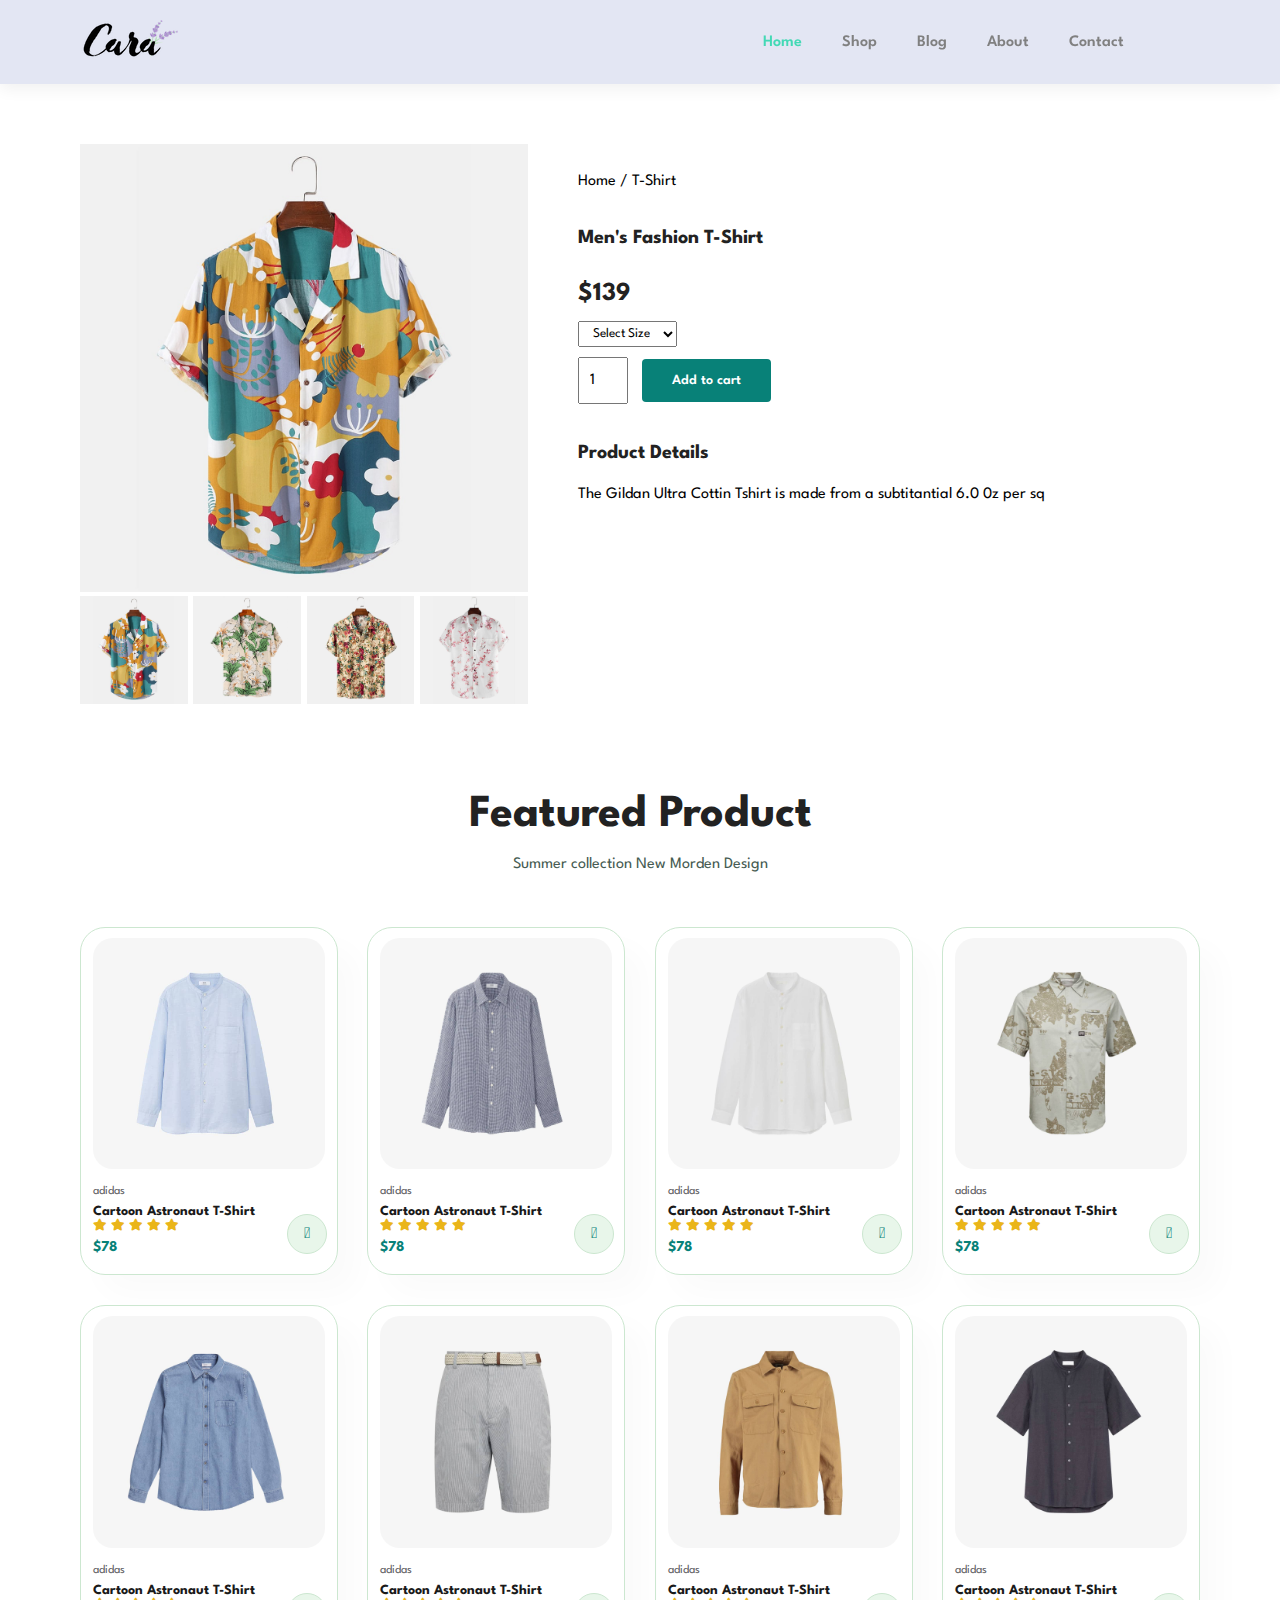
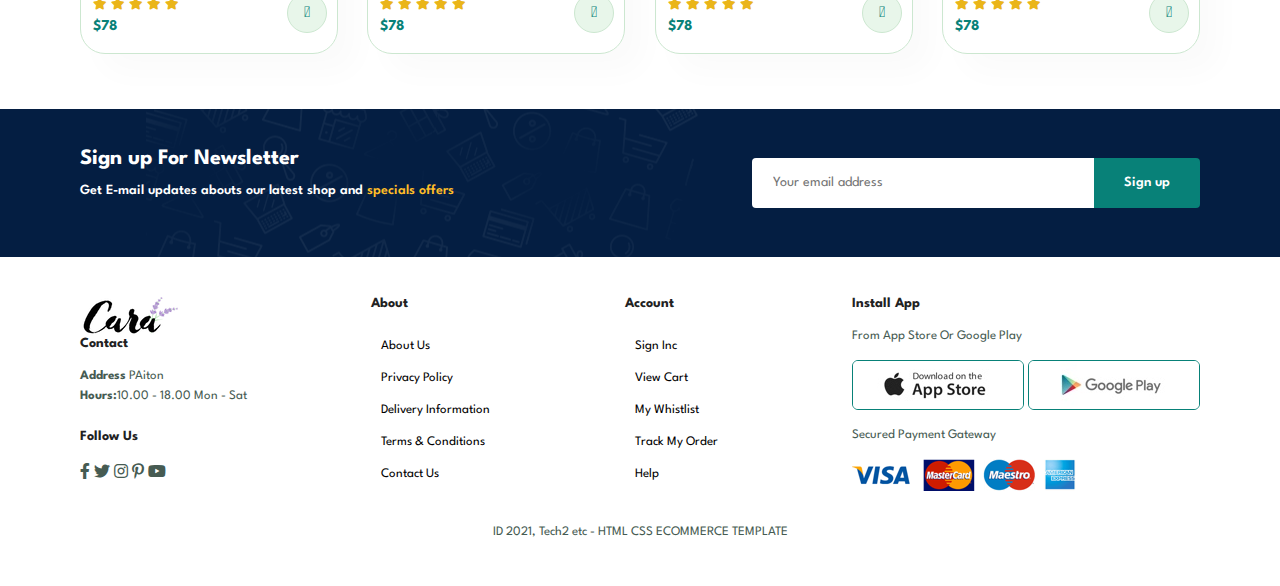
<file: sproduct.html>
<!DOCTYPE html>
<html lang="en">

    <head>
        <meta charset="UTF-8">
        <meta http-equiv="X-UA-Compatible" content="IE=edge">
        <meta name="viewport" content="width=device-width, initial-scale=1.0">
        <title>Tech2etc Ecommerce Tutorial</title>
        <link rel="stylesheet" href="https://pro.fontawesome.com/releases/v5.10.0/css/all.css" />

        <link rel="stylesheet" href="style.css">
    </head>

    <body>

               <!-- Header -->
       <section id="header">
        <a href="#"><img src="img/logo.png" class="logo" alt=""></a>

        <div>
            <ul id="navbar">
                <li><a class="active" href="index.html">Home</a></li>
                <li><a href="shop.html">Shop</a></li>
                <li><a href="blog.html">Blog</a></li>
                <li><a href="about.html">About</a></li>
                <li><a href="contact.html">Contact</a></li>
                <li><a href="cart.html"><i class="far fa-shopping-bag"></i></a></li>
            </ul>
        </div>
       </section>

       <section id="prodetails" class="section-p1">
        <div class="single-pro-image">
            <img src="img/products/f1.jpg" width="100%"  id="MainImg" alt="" srcset="">

            <div class="small-img-group">
                <div class="small-img-col">
                    <img src="img/products/f1.jpg" width="100%" class="small-img" alt="">
                </div>
                <div class="small-img-col">
                    <img src="img/products/f2.jpg" width="100%" class="small-img" alt="">
                </div>
                <div class="small-img-col">
                    <img src="img/products/f3.jpg" width="100%" class="small-img" alt="">
                </div>
                <div class="small-img-col">
                    <img src="img/products/f4.jpg" width="100%" class="small-img" alt="">
                </div>
            </div>
        </div>

        <div class="single-pro-details">
            <h.>Home / T-Shirt</h6>
            <h4>Men's Fashion T-Shirt</h4>
            <h2>$139</h2>
            <select>
                <option>Select Size</option>
                <option>XL</option>
                <option>XXL</option>
                <option>Small</option>
                <option>Large</option>
                <option>Medium</option>
            </select>
            <input type="text" value="1">
            <button class="normal">Add to cart</button>
            <h4>Product Details</h4>
            <span>The Gildan Ultra Cottin Tshirt is made from a subtitantial 6.0 0z per sq</span>
        </div>
       </section>

       <section id="product1"  class="section-p1">
        <h2>Featured Product</h2>
        <p>Summer collection New Morden Design</p>
        <div class="pro-container">
            <div class="pro">
                <img src="img/products/n1.jpg" alt="" srcset="">
                <div class="des">
                    <span>adidas</span>
                    <h5>Cartoon Astronaut T-Shirt</h5>
                    <div class="star">
                        <i class="fas fa-star"></i>
                        <i class="fas fa-star"></i>
                        <i class="fas fa-star"></i>
                        <i class="fas fa-star"></i>
                        <i class="fas fa-star"></i>
                    </div>
                    <h4>$78</h4>
                </div>
                <a href="#"><i class="fal fa-shopping-cart cart"></i></a>
            </div>
            <div class="pro">
                <img src="img/products/n2.jpg" alt="" srcset="">
                <div class="des">
                    <span>adidas</span>
                    <h5>Cartoon Astronaut T-Shirt</h5>
                    <div class="star">
                        <i class="fas fa-star"></i>
                        <i class="fas fa-star"></i>
                        <i class="fas fa-star"></i>
                        <i class="fas fa-star"></i>
                        <i class="fas fa-star"></i>
                    </div>
                    <h4>$78</h4>
                </div>
                <a href="#"><i class="fal fa-shopping-cart cart"></i></a>
            </div>
            <div class="pro">
                <img src="img/products/n3.jpg" alt="" srcset="">
                <div class="des">
                    <span>adidas</span>
                    <h5>Cartoon Astronaut T-Shirt</h5>
                    <div class="star">
                        <i class="fas fa-star"></i>
                        <i class="fas fa-star"></i>
                        <i class="fas fa-star"></i>
                        <i class="fas fa-star"></i>
                        <i class="fas fa-star"></i>
                    </div>
                    <h4>$78</h4>
                </div>
                <a href="#"><i class="fal fa-shopping-cart cart"></i></a>
            </div>
            <div class="pro">
                <img src="img/products/n4.jpg" alt="" srcset="">
                <div class="des">
                    <span>adidas</span>
                    <h5>Cartoon Astronaut T-Shirt</h5>
                    <div class="star">
                        <i class="fas fa-star"></i>
                        <i class="fas fa-star"></i>
                        <i class="fas fa-star"></i>
                        <i class="fas fa-star"></i>
                        <i class="fas fa-star"></i>
                    </div>
                    <h4>$78</h4>
                </div>
                <a href="#"><i class="fal fa-shopping-cart cart"></i></a>
            </div>
            <div class="pro">
                <img src="img/products/n5.jpg" alt="" srcset="">
                <div class="des">
                    <span>adidas</span>
                    <h5>Cartoon Astronaut T-Shirt</h5>
                    <div class="star">
                        <i class="fas fa-star"></i>
                        <i class="fas fa-star"></i>
                        <i class="fas fa-star"></i>
                        <i class="fas fa-star"></i>
                        <i class="fas fa-star"></i>
                    </div>
                    <h4>$78</h4>
                </div>
                <a href="#"><i class="fal fa-shopping-cart cart"></i></a>
            </div>
            <div class="pro">
                <img src="img/products/n6.jpg" alt="" srcset="">
                <div class="des">
                    <span>adidas</span>
                    <h5>Cartoon Astronaut T-Shirt</h5>
                    <div class="star">
                        <i class="fas fa-star"></i>
                        <i class="fas fa-star"></i>
                        <i class="fas fa-star"></i>
                        <i class="fas fa-star"></i>
                        <i class="fas fa-star"></i>
                    </div>
                    <h4>$78</h4>
                </div>
                <a href="#"><i class="fal fa-shopping-cart cart"></i></a>
            </div>
            <div class="pro">
                <img src="img/products/n7.jpg" alt="" srcset="">
                <div class="des">
                    <span>adidas</span>
                    <h5>Cartoon Astronaut T-Shirt</h5>
                    <div class="star">
                        <i class="fas fa-star"></i>
                        <i class="fas fa-star"></i>
                        <i class="fas fa-star"></i>
                        <i class="fas fa-star"></i>
                        <i class="fas fa-star"></i>
                    </div>
                    <h4>$78</h4>
                </div>
                <a href="#"><i class="fal fa-shopping-cart cart"></i></a>
            </div>
            <div class="pro">
                <img src="img/products/n8.jpg" alt="" srcset="">
                <div class="des">
                    <span>adidas</span>
                    <h5>Cartoon Astronaut T-Shirt</h5>
                    <div class="star">
                        <i class="fas fa-star"></i>
                        <i class="fas fa-star"></i>
                        <i class="fas fa-star"></i>
                        <i class="fas fa-star"></i>
                        <i class="fas fa-star"></i>
                    </div>
                    <h4>$78</h4>
                </div>
                <a href="#"><i class="fal fa-shopping-cart cart"></i></a>
            </div>
        </div>
       </section>

       <!-- Newsletter -->
       <section id="newsletter" class="section-p1"section-m1>
        <div class="newstext">
            <h4>Sign up For Newsletter</h4>
            <p>Get E-mail updates abouts our latest shop and <span>specials offers</span> </p>
        </div>
        <div class="form">
            <input type="text" placeholder="Your email address">
            <button class="normal">Sign up</button>
        </div>
       </section>

       <!-- Footer -->
       <footer class="section-p1">
        <div class="col">
            <img src="img/logo.png" alt="" srcset="">
            <h4>Contact</h4>
            <p> <strong>Address</strong> PAiton </p>
            <p><strong>Hours:</strong>10.00 - 18.00 Mon - Sat</p>
            <div class="follow">
                <h4>Follow Us</h4>
                <div class="icon">
                    <i class="fab fa-facebook-f"></i>
                    <i class="fab fa-twitter"></i>
                    <i class="fab fa-instagram"></i>
                    <i class="fab fa-pinterest-p"></i>
                    <i class="fab fa-youtube"></i>
                </div>
            </div>
        </div>

        <div class="col">
            <h4>About</h4>
            <a href="#">About Us</a>
            <a href="#">Privacy Policy</a>
            <a href="#">Delivery Information</a>
            <a href="#">Terms & Conditions</a>
            <a href="#">Contact Us</a>
        </div>

        <div class="col">
            <h4>Account</h4>
            <a href="#">Sign Inc</a>
            <a href="#">View Cart</a>
            <a href="#">My Whistlist</a>
            <a href="#">Track My Order</a>
            <a href="#">Help</a>
        </div>

        <div class="col install">
            <h4>Install App</h4>
            <p>From App Store Or Google Play</p>
            <div class="row">
                <img src="img/pay/app.jpg" alt="">
                <img src="img/pay/play.jpg" alt="">
            </div>
            <p>Secured Payment Gateway</p>
            <img src="img/pay/pay.png" alt="">
        </div>

        <div class="copyright">
            <p>ID 2021, Tech2 etc - HTML CSS ECOMMERCE TEMPLATE</p>
        </div>
        </div>
       </footer>

       
        <script src="script.js"></script>
    </body>

</html>
</file>
<file: style.css>
@import url("https://fonts.googleapis.com/css2?family=Spartan:wght@100;200;300;400;500;600;700;800;900&display=swap");
* {
  margin: 0;
  padding: 0;
  box-sizing: border-box;
  font-family: "Spartan", sans-serif;
}

html {
  scroll-behavior: smooth;
}

/* Global Styles */

h1 {
  font-size: 50px;
  line-height: 64px;
  color: #222;
}

h2 {
  font-size: 46px;
  line-height: 54px;
  color: #222;
}

h4 {
  font-size: 20px;
  color: #222;
}

h6 {
  font-weight: 700;
  font-size: 12px;
}

p {
  font-size: 16px;
  color: #465b52;
  margin: 15px 0 20px 0;
}

.section-p1 {
  padding: 40px 80px;
}

.section-m1 {
  margin: 40px 0;
}

button.normal{
  font-size: 14px;
  font-weight: 600;
  padding: 15px 30px;
  color: #000;
  background-color: #fff;
  border-radius: 4px;
  cursor: pointer;
  border: none;
  outline: none;
  transition: 0.2s;
}

button.white{
  font-size: 13px;
  font-weight: 600;
  padding: 11px 18px;
  color: #fff;
  background-color: transparent;
  cursor: pointer;
  border: 1px solid #fff;
  outline: none;
  transition: 0.2s;
}

body {
  width: 100%;
}


/* Header Start */

#header{
  display: flex;
  align-items: center;
  justify-content: space-between;
  padding: 20px 80px;
  background-color: #E3E6F3;
  box-shadow: 0 5px 15px rgba(0, 0, 0, 0.06);
  z-index: 999;
  position: sticky;
  top: 0;
  left: 0;
}

#navbar{
  display: flex;
  align-items: center;
  justify-content: center;
}

#navbar li{
  list-style: none;
  padding: 0 20px;
  position: relative;
}

#navbar li a{
  text-decoration: none;
  font-size: 16px;
  font-weight: 600;
  color: gray;
  transition: 0.3s ea;
}

#navbar li a:hover,
#navbar li a.active{
  color: rgba(59, 216, 177, 0.952);
}

#navbar li a.active::after,
#navbar li a:hover::after{
  width: 30%;
  height: 2px;
  background:  rgba(59, 216, 177, 0.952);
  position: absolute;
  bottom: -4px;
  left: 20px;
}

#mobile{
  display: none;
  align-items: center;
}

#close {
  display: none;
}

/* Home Page */
#hero{
  background-image: url("img/hero4.png");
  height: 90vh;
  width: 100%;
  background-size: cover;
  background-position: top 25% right 0;
  padding: 0 80px;
  display: flex;
  flex-direction: column;
  align-items: flex-start;
  justify-content: center;
}

#hero h4{
  padding-bottom: 15px;
  
}
#hero h1{
  color: rgba(59, 216, 177, 0.952);
}

#hero button{
  background-image: url("img/button.png");
  background-color: transparent;
  color: rgba(59, 216, 177, 0.952);
  border: 0;
  padding: 14px 80px 14px 65px;
  background-repeat: no-repeat;
  cursor: pointer;
  font-weight: 700;
  font-size: 15px;
}

#feature{
  display: flex;
  align-items: center;
  justify-content: space-between;
  flex-wrap: wrap;
}

#feature .fe-box{
  width: 180px;
  text-align: center;
  padding: 25px 15px;
  box-shadow: 20px 20px 34px rgba(0, 0, 0, 0.03);
  border: 1px solid #cce7d0;
  border-radius: 4px;
  margin: 15px 0 ;
}

#feature .fe-box:hover{
  box-shadow: 20px 10px 54px rgba(70, 62, 221, 0.1);
}

#feature .fe-box img{
  width: 100%;
  margin-bottom: 10px;
}

#feature .fe-box h6 {
  display: inline-block;
  padding: 9px 8px 6px 8px;
  line-height: 1;
  border-radius: 8px;
  color: rgba(59, 216, 177, 0.952);
  background-color: rgb(97, 125, 179);
}

#feature .fe-box:nth-child(2) h6{
  background-color: #cdebbc;
} 
#feature .fe-box:nth-child(3) h6{
  background-color: #d1e8f2;
} 
#feature .fe-box:nth-child(4) h6{
  background-color: #cdd4f8;
} 
#feature .fe-box:nth-child(5) h6{
  background-color: #f6dbf6;
} 
#feature .fe-box:nth-child(6) h6{
  background-color: #fff2e5;
} 

#product1{
  text-align: center;
}

#product1 .pro-container{
  display: flex;
  justify-content: space-between;
  padding-top: 20px;
  flex-wrap: wrap;
}

#product1 .pro{
  width: 23%;
  min-width: 250px;
  padding: 10px 12px;
  border: 1px solid #cce7d0;
  border-radius: 25px;
  cursor: pointer;
  box-shadow: 20px 20px 30px rgba(0, 0, 0, 0.02);
  margin: 15px 0;
  transition: 0.2s ease;
  position: relative;
}

#product1 .pro:hover{
  box-shadow: 20px 20px 30px rgba(0, 0, 0, 0.06);
}

#product1 .pro img{
  width: 100%;
  border-radius: 20px;

}

#product1 .pro .des{
  text-align: start;
  padding: 10px 0;
}

#product1 .pro .des span{
  color: #606063;
  font-size: 12px;
}

#product1 .pro .des h5{
  padding-top: 7px;
  color: #1a1a1a;
  font-size: 14px;
}

#product1 .pro .des i{
  font-size: 12px;
  color: rgb(234, 181, 25);
}

#product1 .pro .des h4{
  padding-top: 7px;
  font-size: 15px;
  font-weight: 700;
  color: #088178;
}

#product1 .pro .cart{
  width: 40px;
  height: 40px;
  line-height: 40px;
  border-radius: 50px;
  background-color: #e8f6ea;
  font-weight: 500;
  color: #088178;
  border: 1px solid #cce7d0;
  position: absolute;
  bottom: 20px;
  right: 10px;
}

#banner{
  display: flex;
  flex-direction: column;
  justify-content: center;
  align-items: center;
  text-align: center;
  background-image: url(img/banner/b2.jpg);
  width: 100%;
  height: 40vh;
  background-size: cover;
  background-position: center;
}

#banner h4{
  color: #fff2e5;
  font-size: 16px;
  
}

#banner h2 {
  color: #fff2e5;
  font-size: 30px;
  padding: 10px 0;
}

#banner h2 span{
  color: #ef3636;
}

#banner button:hover{
  background-color: #088178;
  color: #fff;
}

#sm-banner{
  display: flex;
  justify-content: space-between;
  flex-wrap: wrap;
  padding: 50px;
}

#sm-banner .banner-box{
  display: flex;
  flex-direction: column;
  justify-content: center;
  align-items: flex-start;
  background-image: url(img/banner/b17.jpg);
  min-width: 580px;
  height: 50vh;
  background-size: cover;
  background-position: center;
  padding: 30px;
}

#sm-banner .banner-box2{
  background-image: url(img/banner/b10.jpg);
}

#sm-banner h4 {
  color: #fff;
  font-size: 28px;
  font-weight: 300;
}

#sm-banner h2{
  color: #fff;
  font-size: 28px;
  font-weight: 800;
}

#sm-banner span{
  color: #fff;
  font-size: 14px;
  font-weight: 500;
  padding-bottom: 15px;
}

#sm-banner .banner-box:hover button{
  background-color: #088178;
  border: 1px solid #088178;
}

#banner3{
  display: flex;
  justify-content: space-between;
  flex-wrap: wrap;
  padding: 0 80px;
}

#banner3 .banner-box{
    display: flex;
    flex-direction: column;
    justify-content: center;
    align-items: flex-start;
    background-image: url(img/banner/b7.jpg);
    min-width: 30%;
    height: 30vh;
    background-size: cover;
    background-position: center;
    padding: 20px;
    margin-bottom: 20px;
}

#banner3 .banner-box2{
  background-image: url(img/banner/b4.jpg);
}

#banner3 .banner-box3{
  background-image: url(img/banner/b18.jpg);
}

#banner3 h2{
  color:#fff;
  font-weight: 900;
  font-size: 22px;
}


#banner3 h3{
  color:#fff;
  font-weight: 800;
  font-size: 15px;
}

#newsletter{
  display: flex;
  justify-content: space-between;
  flex-wrap: wrap;
  align-items: center;
  background-image: url(img/banner/b14.png);
  background-repeat: no-repeat;
  background-position: 20% 30%;
  background-color: #041e42;
}

#newsletter h4{
  font-size: 22px;
  font-weight: 700;
  color: white;
  
}

#newsletter p{
  font-size: 14px;
  font-weight: 600;
  color: white;
}

#newsletter p span{
  color:#ffbd27;
}

#newsletter .form{
  display: flex;
  width: 40%;
}

#newsletter input{
  height: 3.125rem;
  padding: 0 1.25rem;
  font-size: 14px;
  width: 100%;
  border: 1px solid transparent;
  border-radius: 4px;
  outline: none;
  border-top-right-radius: 0;
  border-bottom-right-radius: 0;
}

#newsletter button{
  background-color: #088178;
  color: #fff;
  white-space: nowrap;
  border-top-left-radius: 0;
  border-bottom-left-radius: 0;
}

footer{
  display: flex;
  flex-wrap: wrap;
  justify-content: space-between;
}
footer .col{
  display: flex;
  flex-direction: column;
  align-items: flex-start;
  margin-bottom: 20px;
}

footer .logo{
  margin-bottom: 30px;
}

footer h4{
  font-size: 14px;
  padding-bottom: 20px; 
}

footer p{
  font-size: 13px;
  margin: 0 0 8px 0;
}

footer a{
  font-size: 13px;
  text-decoration: none;
  color: #000;
  margin: 10px;
}

footer .follow{
  margin-top: 20px;
}

footer .follow {
  color: #465b52;
  padding-right: 4px;
  cursor: pointer;
}

footer .install .row img{
  border: 1px solid #088178;
  border-radius: 6px;
}


footer .install img{
  margin: 10px 0 15px 0;
}

footer .follow i:hover,
footer a:hover{
  color: #088178;
}

footer .copyright{
  width: 100%;
  text-align: center;
}

/* Shop Page */

#page-header{
  background-image: url(img/banner/b1.jpg);
  width: 100%;
  height: 40vh;
  background-size: cover;
  display: flex;
  justify-content: center;
  text-align: center;
  flex-direction: column;
  padding: 14px;
}

#page-header h2,
#page-header p{
  color: #fff;
}

#pagination{
  text-align: center;
}

#pagination a{
  text-decoration: none;
  background-color: #088178;
  padding: 15px 20px;
  border-radius: 4px;
  color: #fff;
  font-weight: 600;
}

#pagination a i{
  font-size: 16px;
  font-weight: 600;
  
}

/* Single Product */
#prodetails{
  display: flex;
  margin-top: 20px;
}


#prodetails .single-pro-image{
  width: 40%;
 margin-right: 50px;
}

.small-img-group{
  display: flex;
  justify-content: space-between;
}

.small-img-col{
  flex-basis: 24%;
  cursor: pointer;
}

#prodetails .single-pro-details{
  width: 50%;
  padding-top: 30px;
}

#prodetails .single-pro-details h4 {
  padding: 40px 0 20px 0;

}
#prodetails .single-pro-details h2 {
 font-size: 26px;
}

#prodetails .single-pro-details select{
  display: block;
  padding: 5px 10px;
  margin-bottom: 10px;
}

#prodetails .single-pro-details input{
  width: 50px;
  height: 47px;
  padding-left: 10px;
  font-size: 16px;
  margin-right: 10px;
}

#prodetails .single-pro-details input:focus{
  outline: none;
}

#prodetails .single-pro-details button{
  background-color: #088178;
  color: #fff;
}

#prodetails .single-pro-details span{
  line-height: 25px;
}


/* Blog Page */
#page-header.blog-header{
  background-image: url(img/banner/b19.jpg);
  width: 100%;
  height: 40vh;
  background-size: cover;
  display: flex;
  justify-content: center;
  text-align: center;
  flex-direction: column;
  padding: 14px
}

#blog {
  padding: 150px 150px 0 150px;
}

#blog .blog-box{
  display: flex;
  align-items: center;
  width: 100%;
  position: relative;
  padding-bottom: 90px;
}

#blog .blog-img{
  width: 50%;
  margin-right: 40px;
}

#blog img{
  width: 100%;
  height: 300px;
  object-fit: cover;
}

#blog .blog-details{
  width: 50%;
}

#blog .blog-details a{
  text-decoration: none;
  font-size: 11px;
  color: #000;
  font-weight: 700;
  position: relative;
  transition: 0.3s;
}

#blog .blog-details a::after{
  content: "";
  width: 50px;
  height: 1px;
  background-color: #000;
  position: absolute;
  top: 4px;
  right: -60px;
}
#blog .blog-details a:hover{
  color: #088178;
}

#blog .blog-details a:hover::after{
  background-color: #088178;
}

#blog .blog-box h1{
  position: absolute;
  top: -40px;
  left: 0;
  font-size: 70px;
  font-weight: 700;
  color: #c9cbce;
  z-index: -9;
}

/* About Page */

#page-header.about-header{
  background-image: url(img/about/banner.png);
}

#about-head {
  display: flex;
  align-items: center;
}

#about-head img{
  width: 50%;
  height: auto;
}

#about-head div{
  padding-left: 40px;
}

#about-app{
  text-align: center;
  height: 100%;
  margin-top: 30px;
}

#about-app .video {
  width: 70%;
  height: 100%;
  margin: 30px auto 0 auto;
}

#about-app .video video{
  width: 100%;
  height: 100%;
  border-radius: 20px;
}

/* Contact Page */

#contact-details{
  display: flex;
  align-items: center;
  justify-content: space-between;
}

#contact-details .details{
  width: 40%;
}

#contact-details .details span{
  font-size: 12px;
}

#contact-details .details h2{
  font-size: 26px;
  line-height: 35px;
  padding: 20px 0;
}
#contact-details .details h3{
  font-size: 16px;
 padding-bottom: 15px;
}

#contact-details .details li{
  list-style: none;
  display: flex;
  padding: 10px 0;
}

#contact-details .details li i{
  font-size: 26px;
  padding-right: 22px;
}

#contact-details .details li p{
  margin: 0;
  font-size: 14px;
} 


/* Cart Page */
#cart table{
  width: 100%;
  border-collapse: collapse;
  table-layout: fixed;
  white-space: nowrap;
}

#cart table img{
  width: 70px;
}

#cart table td:nth-child(1){
  width: 100px;
  text-align: center;
}
#cart table td:nth-child(2){
  width: 150px;
  text-align: center;
}
#cart table td:nth-child(3){
  width: 250px;
  text-align: center;
}
#cart table td:nth-child(4),
#cart table td:nth-child(5),
#cart table td:nth-child(6){
  width: 150px;
  text-align: center;
}

#cart table thead{
  border: 1px solid #e2e3e2;
  border-left: none;
  border-right: none;
} 

#cart table thead td{
  font-weight: 700;
  text-transform: uppercase;
  font-size: 13px;
  padding: 18px 0;

}

#cart table td:nth-child(5) input{
  width: 70px;
  padding: 10px 5px 10px 15px;
}

#cart table tbody tr td{
padding-top: 15px;
}

#cart table tbody td{
  font-size: 13px;
}

#cart-add{
  display: flex;
  flex-wrap: wrap;
  justify-content: space-between;
}

#coupon{
  width: 50%;
  margin-bottom: 30px;
}


#coupon h3,
#subtotal h3{
  padding-bottom: 15px;
}

#coupon input{
  padding: 10px 20px;
  outline: none;
  width: 60%;
  margin-right: 10px;
  border: 1px solid #e2e9e1;
}

#coupon button,
#subtotal button{
  background-color: #088178;
  color: #fff;
  padding: 12px 20px;
}


#subtotal{
  width: 50%;
  margin-bottom: 30px;
  border: 1px solid #e2e9e1 ;
  padding: 30px;
}

#subtotal table{
  border-collapse: collapse;
  width: 100%;
  margin-bottom: 20px;
}

#subtotal table td{
  width: 50%;
  border: 1px solid #e2e9e1;
  padding: 10px;
  font-size: 13px;
}
/* responsive */

@media (max-width:779px) {
  #navbar{
    display: flex;
    flex-direction: column;
    align-items: flex-start;
    justify-content: flex-start;
    position: fixed;
    top: 0;
    right: -300px;
    height: 100vh;
    width: 300px;
    background-color: #E3E6F3;
    box-shadow: 0 40px 60px rgba(0, 0, 0, 0.01);
    padding: 80px 0 0 10px;
    transition: 0.3s;
  }
  
  #navbar.active{
    right: 0px;
  }
  #navbar li{
    margin-bottom: 25px;
  }

  #mobile{
    display: flex;
    align-items: center;
  }

  #mobile i{
    color: #1a1a1a;
    font-size: 24px;
    padding-left: 20px;
  }

  #close{
    display: initial;
    position: absolute;
    top: 30px;
    left: 30px;
    color: #222;
  }

  #lg-bar{
    display: none;
  }

  #hero {
    height: 70vh;
    padding: 0 80px;
    background-position: top 30% right 30%;
  }

  #feature {
    justify-content: space-between;
  }

}
</file>
